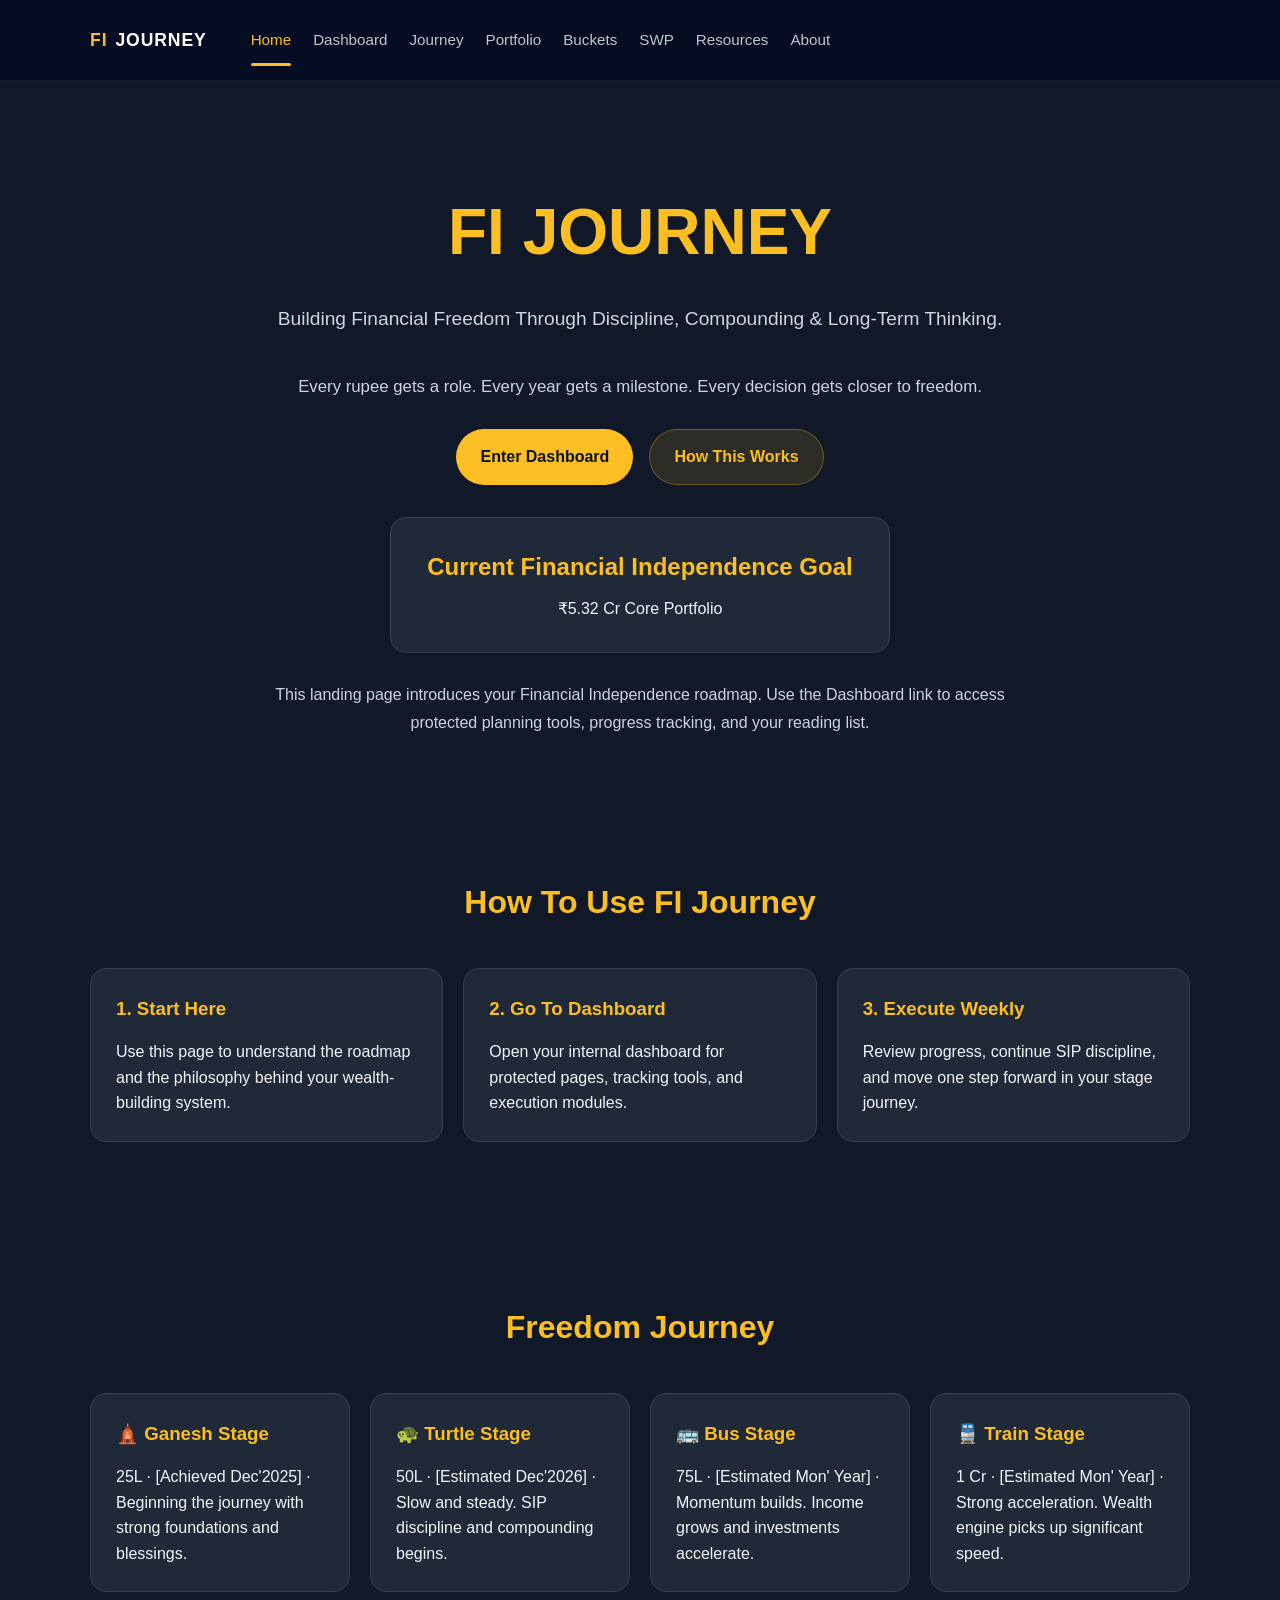
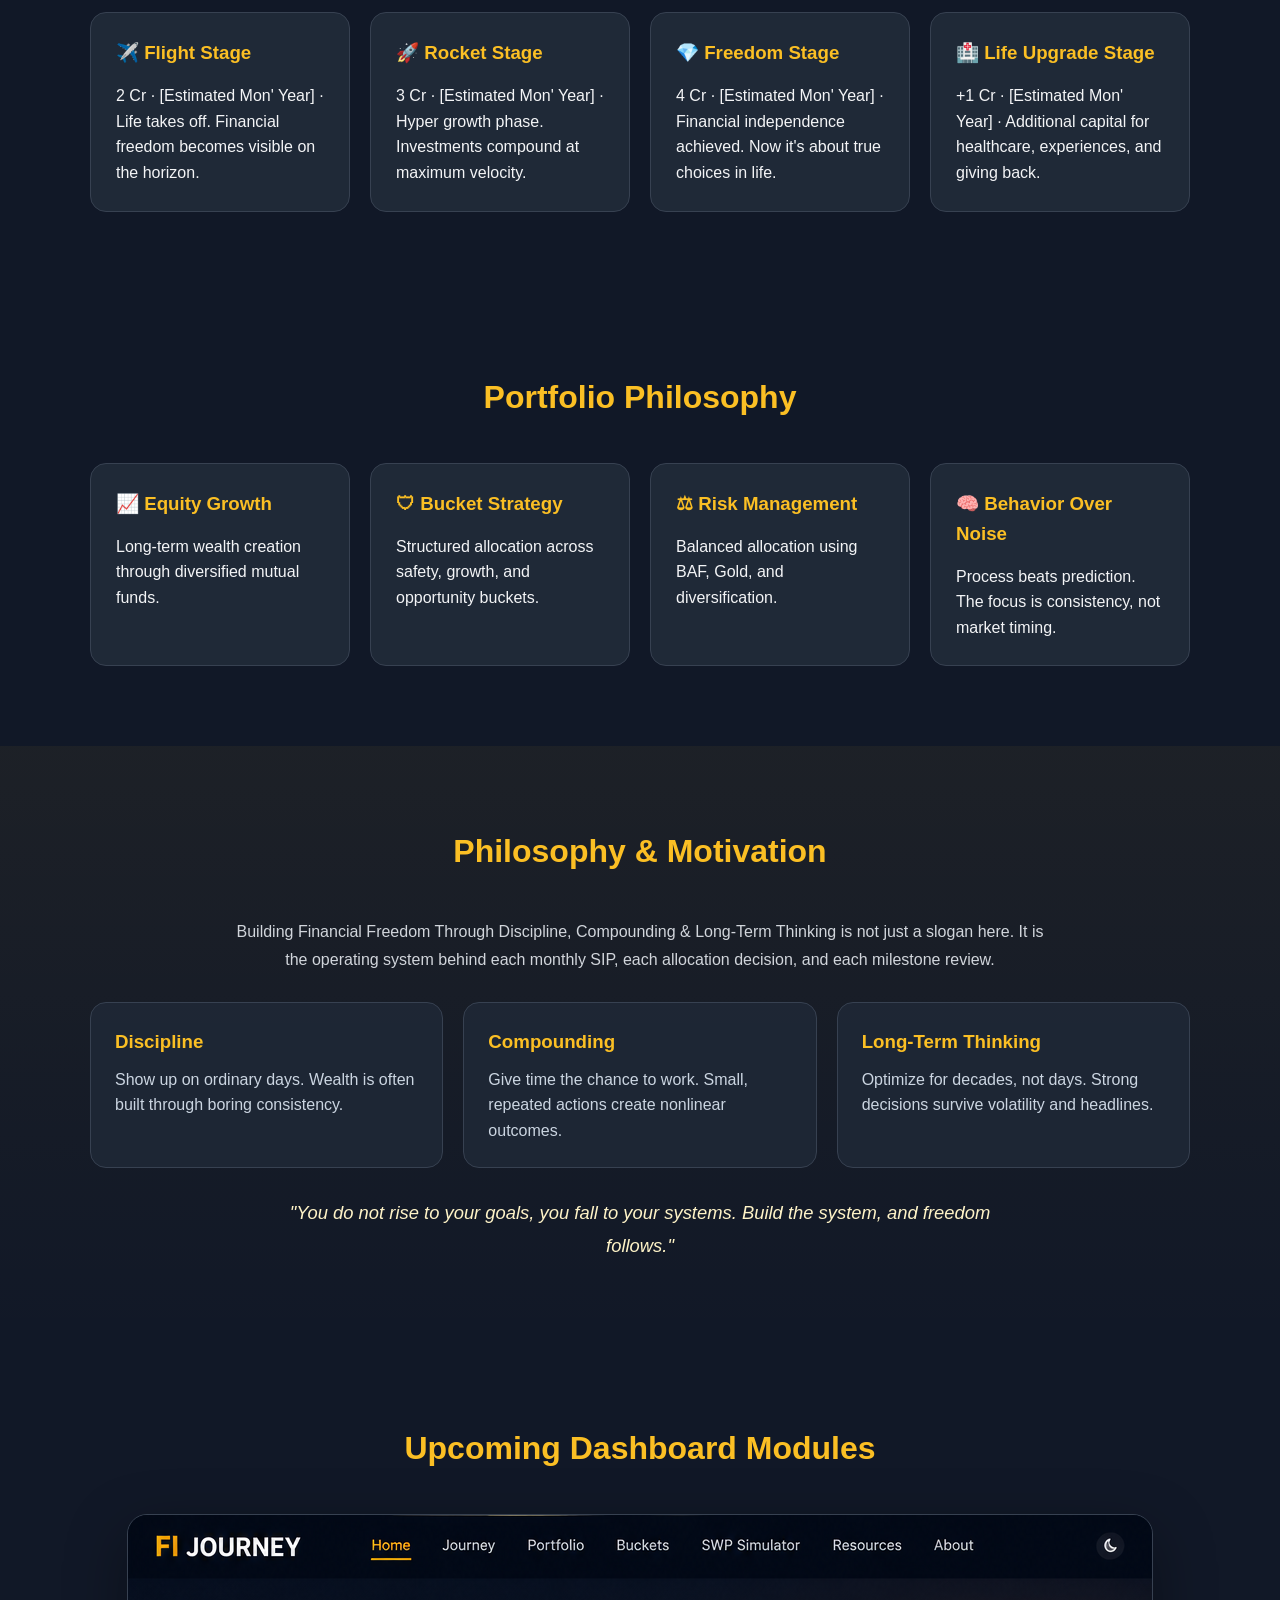
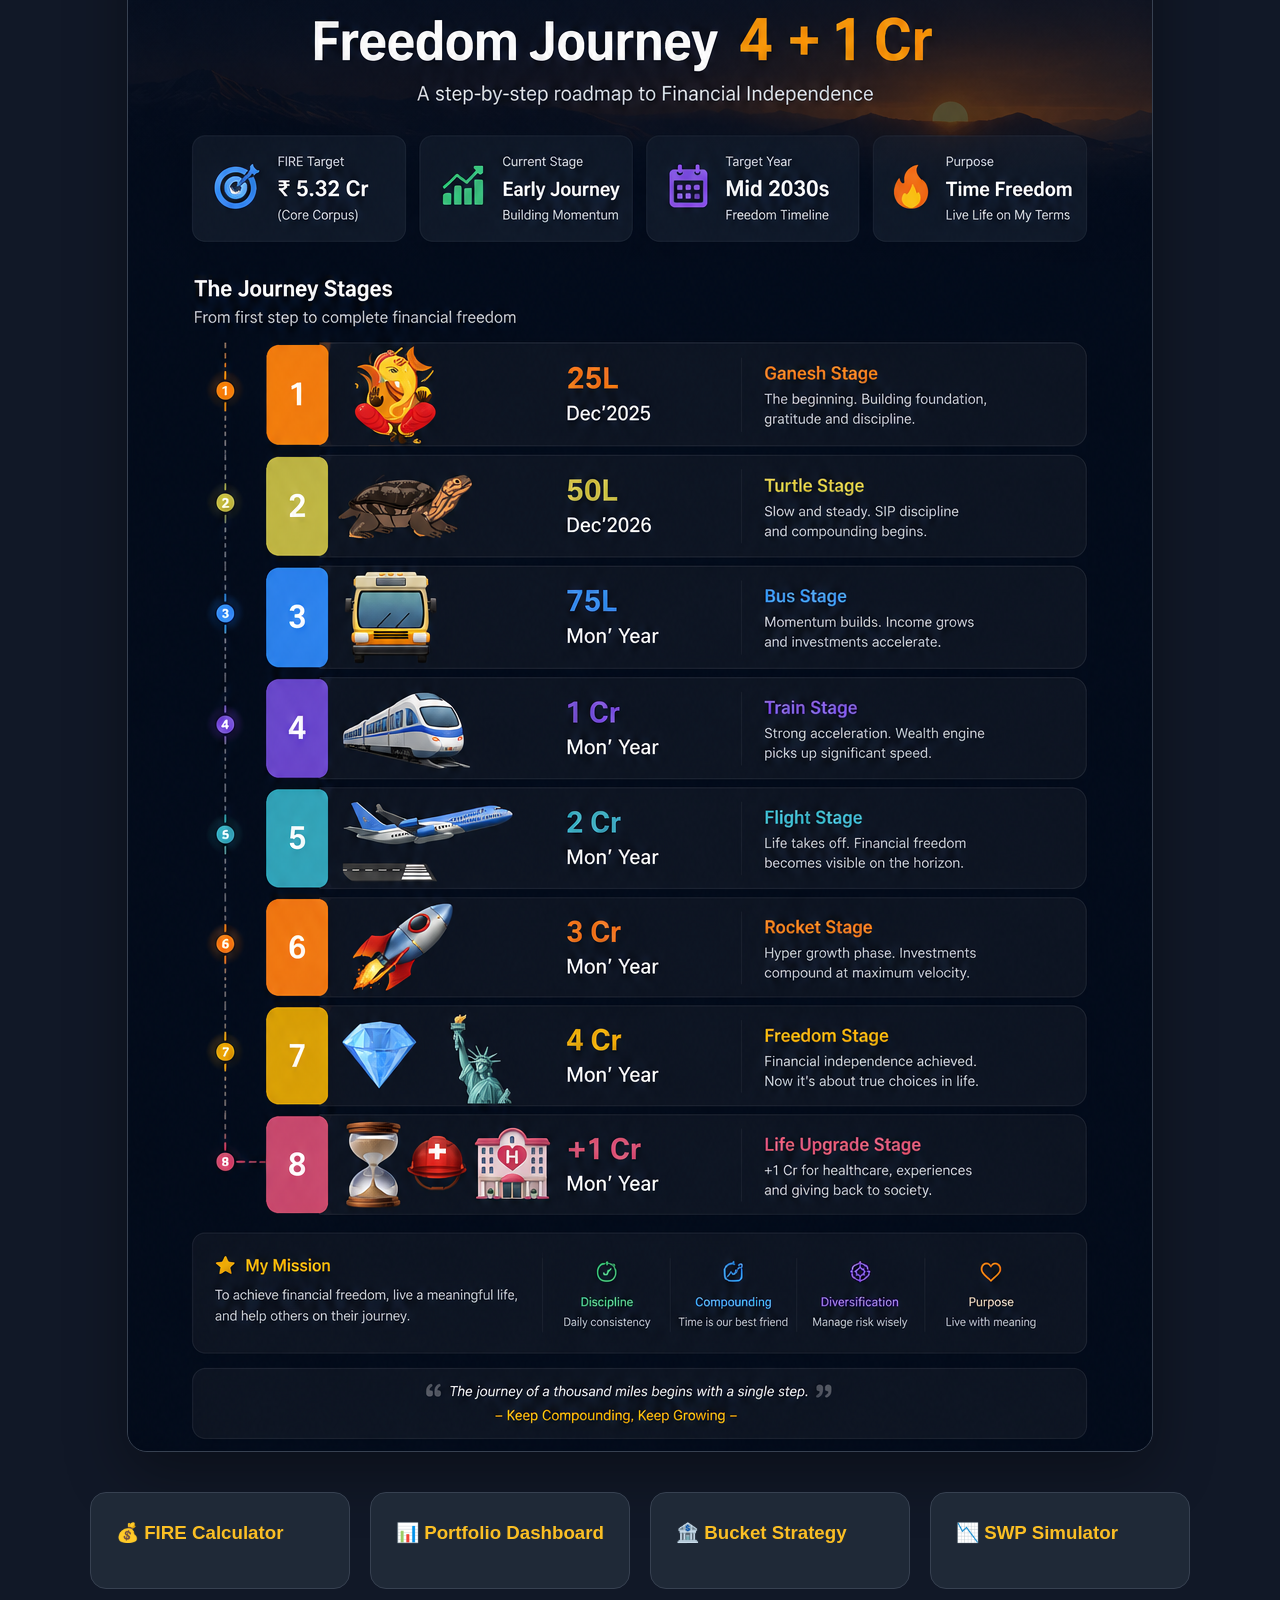
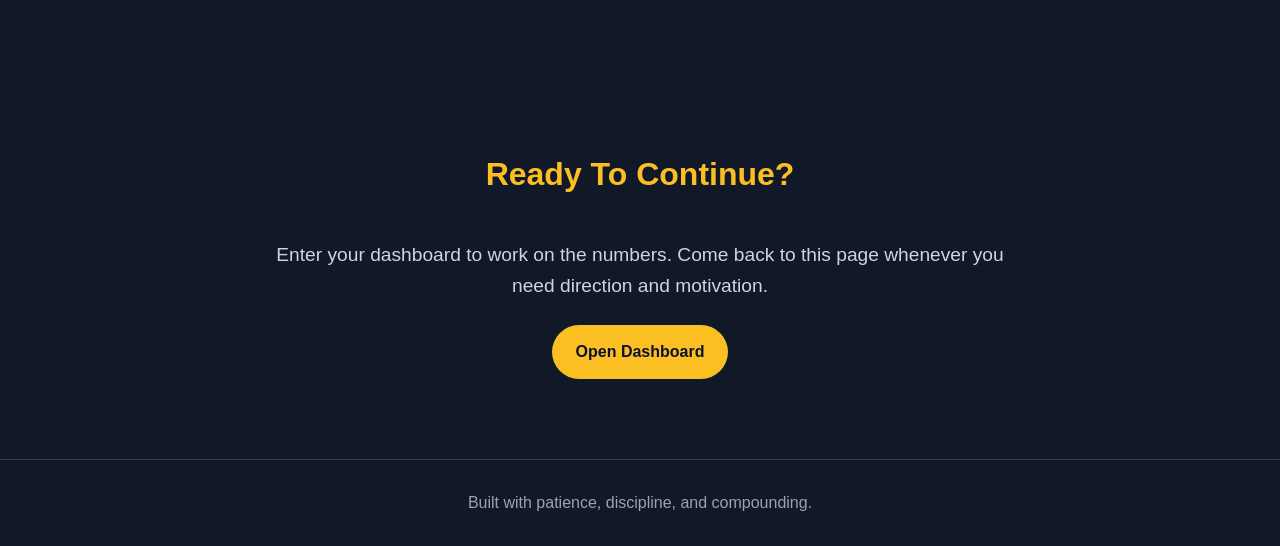
<file: index.html>
<!-- index.html -->
<!DOCTYPE html>
<html lang="en">
<head>
  <meta charset="UTF-8" />
  <meta name="viewport" content="width=device-width, initial-scale=1.0"/>
  <title>Freedom Journey</title>
  <link rel="icon" type="image/png" href="Images/Logo.png" />

  <link rel="stylesheet" href="css/style.css" />
</head>

<body>

  <header class="navbar">
    <div class="container nav-inner">
      <a href="index.html" class="site-brand">
        <span class="brand-mark">FI</span>
        JOURNEY
      </a>
      <nav class="nav-links">
        <a href="index.html" class="active">Home</a>
        <a href="fi-home.html">Dashboard</a>
        <a href="journey.html">Journey</a>
        <a href="portfolio.html">Portfolio</a>
        <a href="bucket-strategy.html">Buckets</a>
        <a href="swp.html">SWP</a>
        <a href="resources.html">Resources</a>
        <a href="about.html">About</a>
      </nav>
      <!-- <button class="nav-action" aria-label="Toggle theme">🌙</button> -->
    </div>
  </header>

  <!-- HERO SECTION -->
  <header class="hero">
    <div class="container">

      <h1 class="main-title">
        <span class="brand-mark">FI</span>
        JOURNEY
      </h1>

      <p class="subtitle">
        Building Financial Freedom Through Discipline, Compounding & Long-Term Thinking.
      </p>

      <p class="landing-tagline">
        Every rupee gets a role. Every year gets a milestone. Every decision gets closer to freedom.
      </p>

      <div class="hero-actions">
        <a href="fi-home.html" class="button button-primary">Enter Dashboard</a>
        <a href="#how-it-works" class="button button-secondary">How This Works</a>
      </div>

      <div class="goal-card">
        <h2>Current Financial Independence Goal</h2>
        <p>₹5.32 Cr Core Portfolio</p>
      </div>

      <p style="max-width: 760px; margin: 28px auto 0; color: #cbd5e1; line-height: 1.75;">
        This landing page introduces your Financial Independence roadmap. Use the Dashboard link to access protected planning tools, progress tracking, and your reading list.
      </p>

    </div>
  </header>

  <section class="portfolio-section" id="how-it-works">
    <div class="container">
      <h2 class="section-title">How To Use FI Journey</h2>
      <div class="portfolio-grid">
        <div class="portfolio-card">
          <h3>1. Start Here</h3>
          <p>Use this page to understand the roadmap and the philosophy behind your wealth-building system.</p>
        </div>
        <div class="portfolio-card">
          <h3>2. Go To Dashboard</h3>
          <p>Open your internal dashboard for protected pages, tracking tools, and execution modules.</p>
        </div>
        <div class="portfolio-card">
          <h3>3. Execute Weekly</h3>
          <p>Review progress, continue SIP discipline, and move one step forward in your stage journey.</p>
        </div>
      </div>
    </div>
  </section>

  <!-- FREEDOM JOURNEY -->
  <section class="journey-section" id="journey">
    <div class="container">

      <h2 class="section-title">Freedom Journey</h2>

      <div class="timeline">

        <div class="timeline-card">
          <h3>🛕 Ganesh Stage</h3>
          <p>25L · [Achieved Dec'2025] · Beginning the journey with strong foundations and blessings.</p>
        </div>

        <div class="timeline-card">
          <h3>🐢 Turtle Stage</h3>
          <p>50L · [Estimated Dec'2026] · Slow and steady. SIP discipline and compounding begins.</p>
        </div>

        <div class="timeline-card">
          <h3>🚌 Bus Stage</h3>
          <p>75L · [Estimated Mon' Year] · Momentum builds. Income grows and investments accelerate.</p>
        </div>

        <div class="timeline-card">
          <h3>🚆 Train Stage</h3>
          <p>1 Cr · [Estimated Mon' Year] · Strong acceleration. Wealth engine picks up significant speed.</p>
        </div>

        <div class="timeline-card">
          <h3>✈️ Flight Stage</h3>
          <p>2 Cr · [Estimated Mon' Year] · Life takes off. Financial freedom becomes visible on the horizon.</p>
        </div>

        <div class="timeline-card">
          <h3>🚀 Rocket Stage</h3>
          <p>3 Cr · [Estimated Mon' Year] · Hyper growth phase. Investments compound at maximum velocity.</p>
        </div>

        <div class="timeline-card">
          <h3>💎 Freedom Stage</h3>
          <p>4 Cr · [Estimated Mon' Year] · Financial independence achieved. Now it's about true choices in life.</p>
        </div>

        <div class="timeline-card">
          <h3>🏥 Life Upgrade Stage</h3>
          <p>+1 Cr · [Estimated Mon' Year] · Additional capital for healthcare, experiences, and giving back.</p>
        </div>

      </div>

    </div>
  </section>

  <!-- PORTFOLIO SECTION -->
  <section class="portfolio-section">
    <div class="container">

      <h2 class="section-title">Portfolio Philosophy</h2>

      <div class="portfolio-grid">

        <div class="portfolio-card">
          <h3>📈 Equity Growth</h3>
          <p>Long-term wealth creation through diversified mutual funds.</p>
        </div>

        <div class="portfolio-card">
          <h3>🛡 Bucket Strategy</h3>
          <p>Structured allocation across safety, growth, and opportunity buckets.</p>
        </div>

        <div class="portfolio-card">
          <h3>⚖ Risk Management</h3>
          <p>Balanced allocation using BAF, Gold, and diversification.</p>
        </div>

        <div class="portfolio-card">
          <h3>🧠 Behavior Over Noise</h3>
          <p>Process beats prediction. The focus is consistency, not market timing.</p>
        </div>

      </div>

    </div>
  </section>

  <section class="portfolio-section philosophy-block">
    <div class="container">
      <h2 class="section-title">Philosophy & Motivation</h2>
      <p class="philosophy-intro">
        Building Financial Freedom Through Discipline, Compounding & Long-Term Thinking is not just a slogan here. It is the operating system behind each monthly SIP, each allocation decision, and each milestone review.
      </p>
      <div class="philosophy-grid">
        <article class="philosophy-card">
          <h3>Discipline</h3>
          <p>Show up on ordinary days. Wealth is often built through boring consistency.</p>
        </article>
        <article class="philosophy-card">
          <h3>Compounding</h3>
          <p>Give time the chance to work. Small, repeated actions create nonlinear outcomes.</p>
        </article>
        <article class="philosophy-card">
          <h3>Long-Term Thinking</h3>
          <p>Optimize for decades, not days. Strong decisions survive volatility and headlines.</p>
        </article>
      </div>
      <blockquote class="motivation-quote">
        "You do not rise to your goals, you fall to your systems. Build the system, and freedom follows."
      </blockquote>
    </div>
  </section>

  <!-- FUTURE PAGES -->
  <section class="future-section">
    <div class="container">

      <h2 class="section-title">Upcoming Dashboard Modules</h2>

      <div class="future-preview">
        <img src="Images/HomePage_ToBuild.png" alt="Upcoming Dashboard Modules preview" />
      </div>

      <div class="future-grid">

        <div class="future-card">
          <h3>💰 FIRE Calculator</h3>
        </div>

        <div class="future-card">
          <h3>📊 Portfolio Dashboard</h3>
        </div>

        <div class="future-card">
          <h3>🏦 Bucket Strategy</h3>
        </div>

        <div class="future-card">
          <h3>📉 SWP Simulator</h3>
        </div>

      </div>

    </div>
  </section>

  <section class="portfolio-section">
    <div class="container" style="text-align: center;">
      <h2 class="section-title">Ready To Continue?</h2>
      <p class="subtitle" style="max-width: 760px; margin: 0 auto 24px;">Enter your dashboard to work on the numbers. Come back to this page whenever you need direction and motivation.</p>
      <a href="fi-home.html" class="button button-primary">Open Dashboard</a>
    </div>
  </section>

  <!-- FOOTER -->
  <footer>
    <p>
      Built with patience, discipline, and compounding.
    </p>
  </footer>

  <script src="js/app.js"></script>

</body>
</html>
</file>
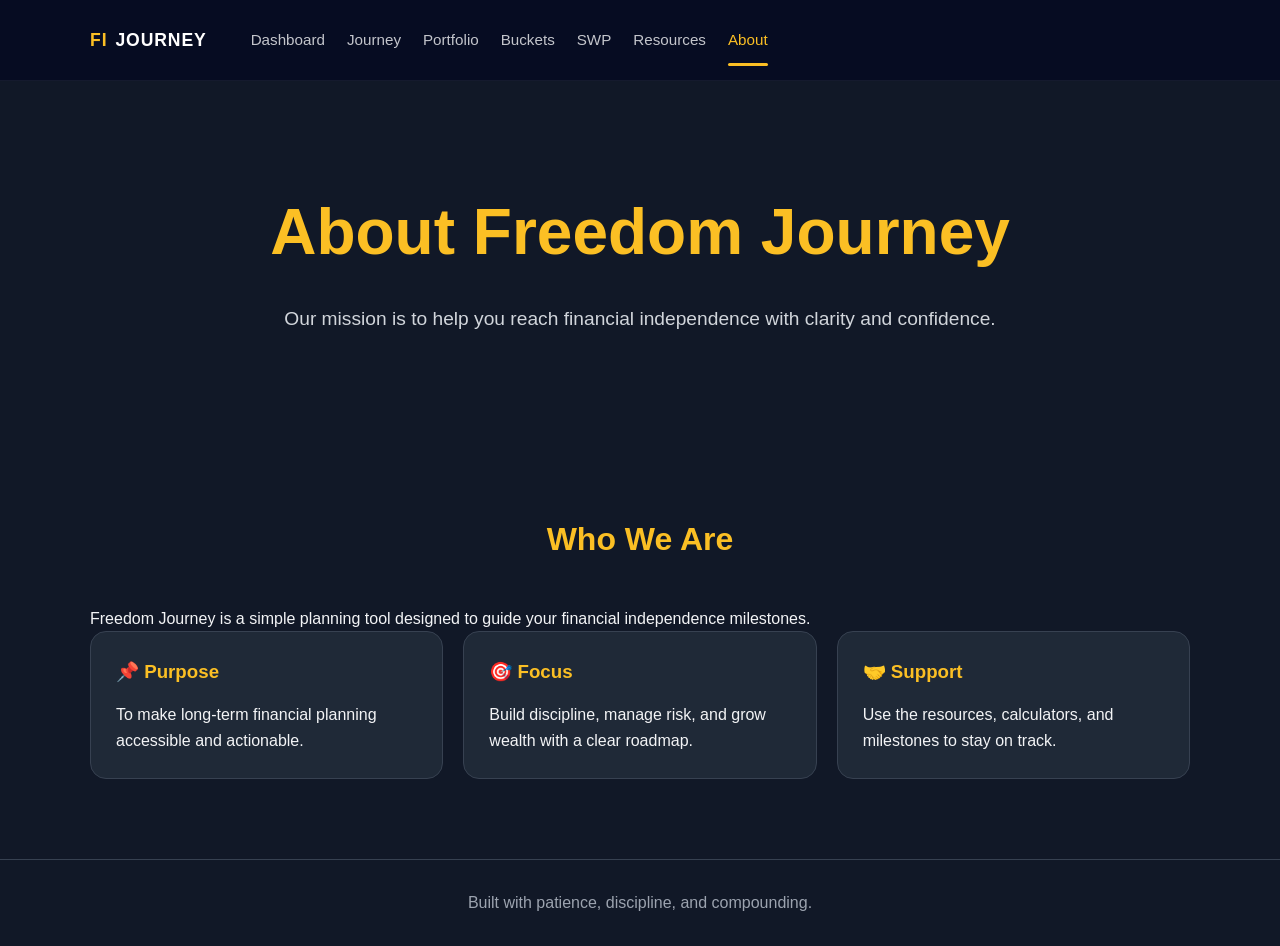
<file: about.html>
﻿<!DOCTYPE html>
<html lang="en">
<head>
  <meta charset="UTF-8" />
  <meta name="viewport" content="width=device-width, initial-scale=1.0"/>
  <title>About - Freedom Journey</title>
  <link rel="icon" type="image/png" href="Images/Logo.png" />
  <link rel="stylesheet" href="css/style.css" />
</head>
<body>

   <header class="navbar">
    <div class="container nav-inner">
      <a href="index.html" class="site-brand">
        <span class="brand-mark">FI</span>
        JOURNEY
      </a>
      <nav class="nav-links">
        <a href="fi-home.html">Dashboard</a>
        <a href="journey.html">Journey</a>
        <a href="portfolio.html">Portfolio</a>
        <a href="bucket-strategy.html">Buckets</a>
        <a href="swp.html">SWP</a>
        <a href="resources.html">Resources</a>
        <a href="about.html" class="active">About</a>
      </nav>
      <!-- <button class="nav-action" aria-label="Toggle theme">🌙</button> -->
    </div>
  </header>

  <header class="hero">
    <div class="container">
      <h1 class="main-title">About Freedom Journey</h1>
      <p class="subtitle">Our mission is to help you reach financial independence with clarity and confidence.</p>
    </div>
  </header>

  <section class="portfolio-section">
    <div class="container">
      <h2 class="section-title">Who We Are</h2>
      <p>Freedom Journey is a simple planning tool designed to guide your financial independence milestones.</p>
      <div class="portfolio-grid">
        <div class="portfolio-card">
          <h3>📌 Purpose</h3>
          <p>To make long-term financial planning accessible and actionable.</p>
        </div>
        <div class="portfolio-card">
          <h3>🎯 Focus</h3>
          <p>Build discipline, manage risk, and grow wealth with a clear roadmap.</p>
        </div>
        <div class="portfolio-card">
          <h3>🤝 Support</h3>
          <p>Use the resources, calculators, and milestones to stay on track.</p>
        </div>
      </div>
    </div>
  </section>

  <footer>
    <p>Built with patience, discipline, and compounding.</p>
  </footer>

  <script src="js/app.js"></script>
</body>
</html>
</file>
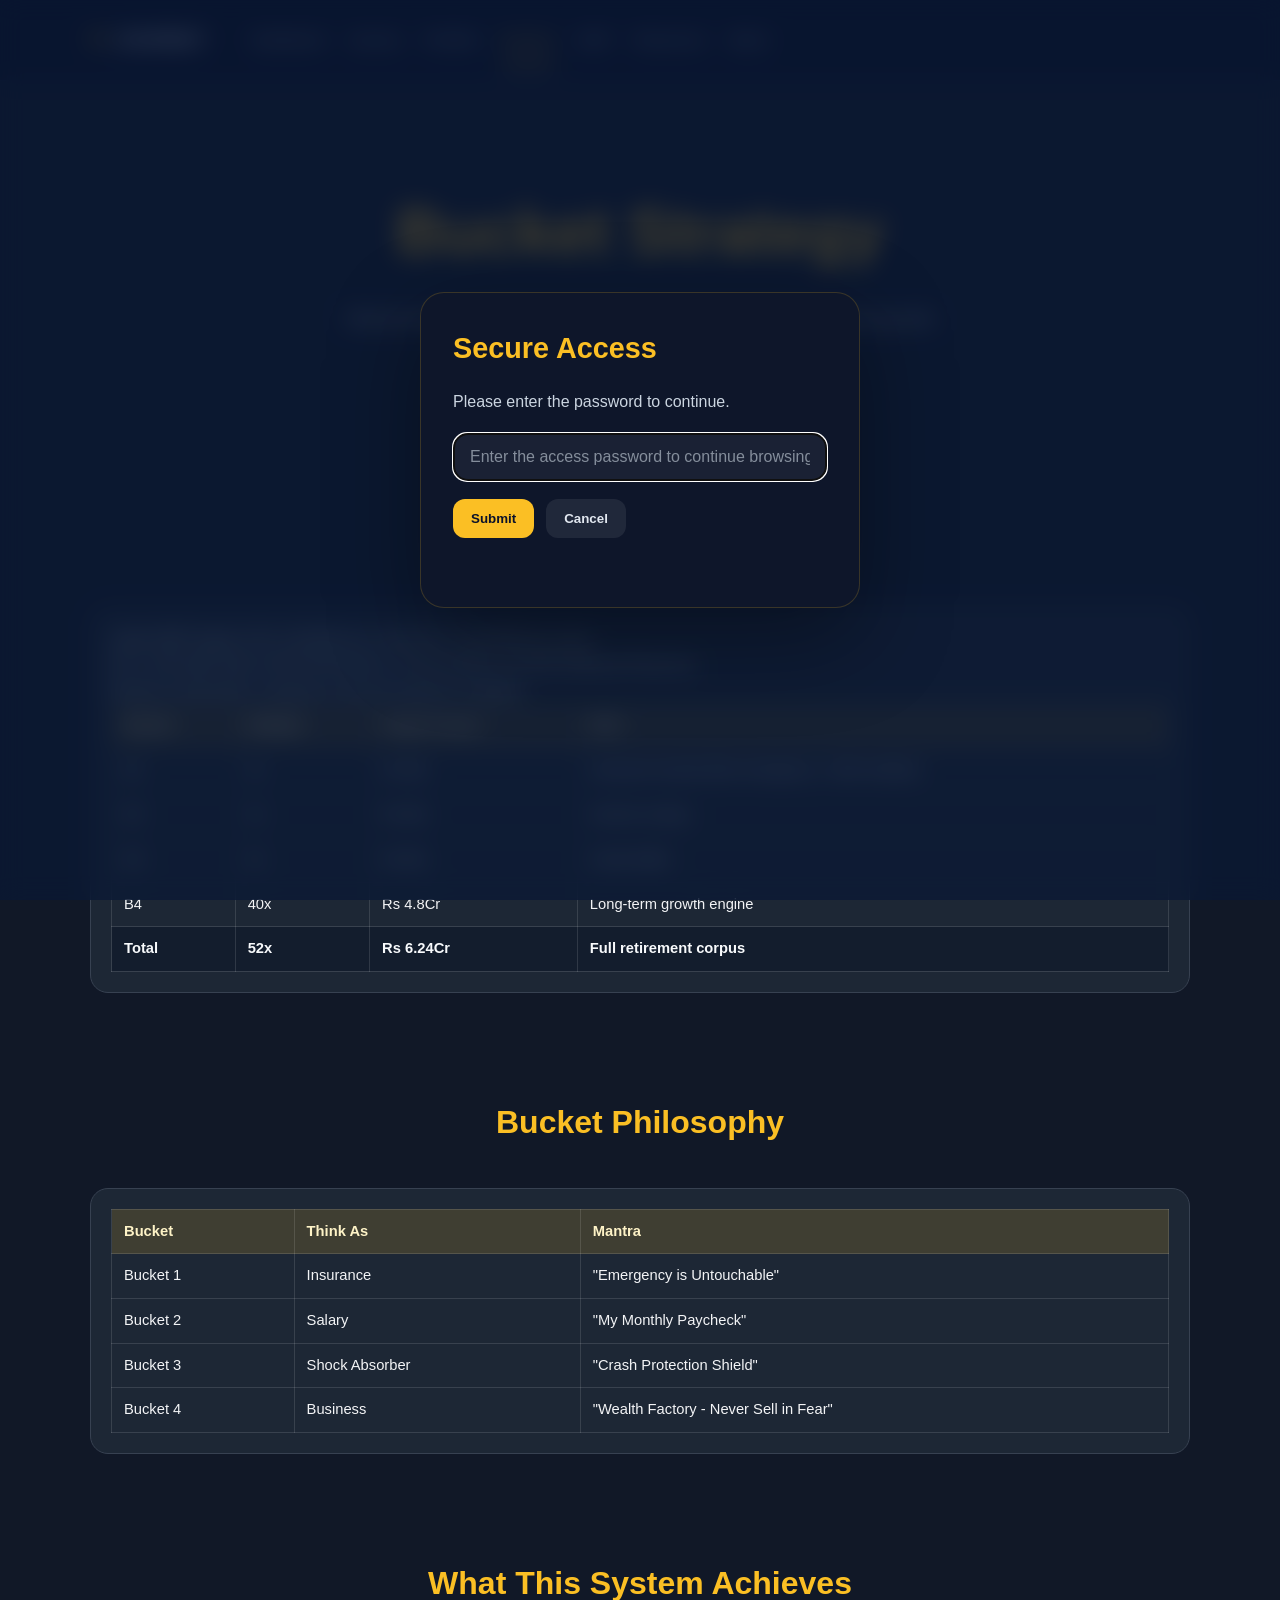
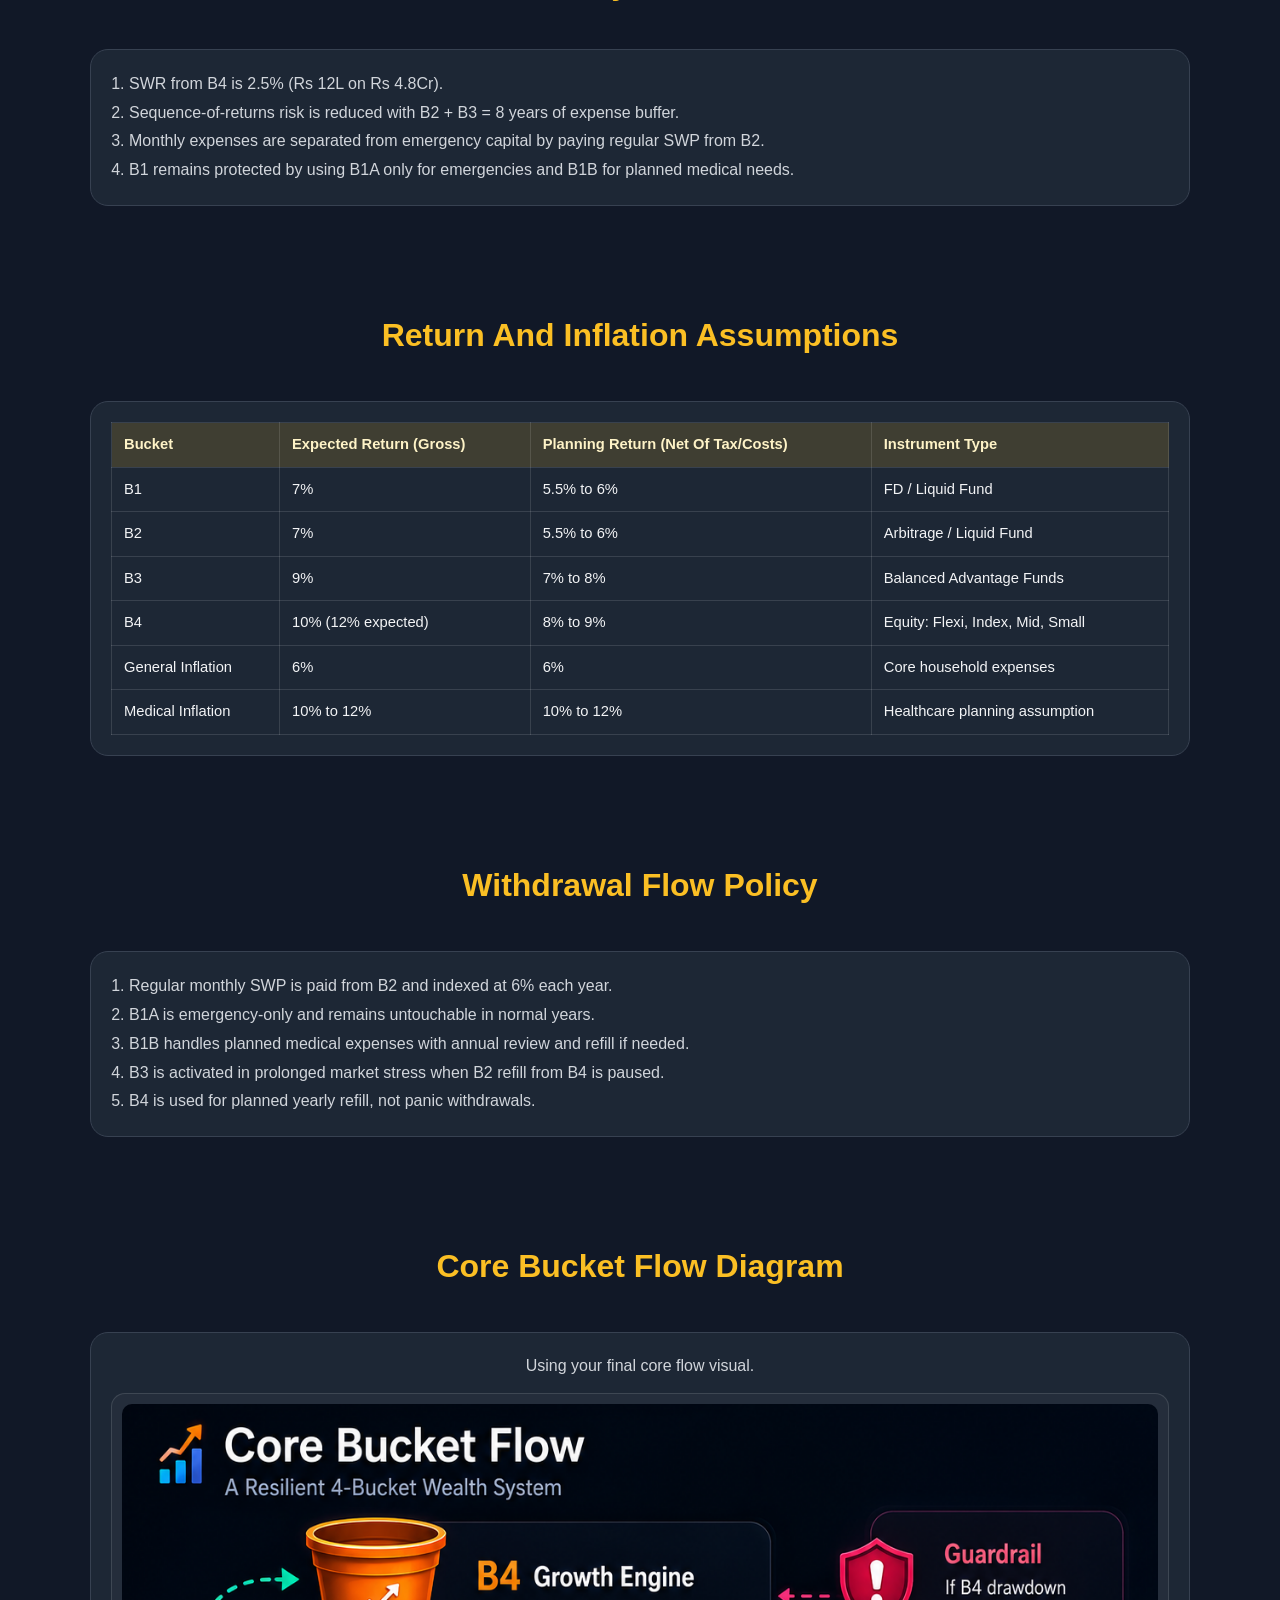
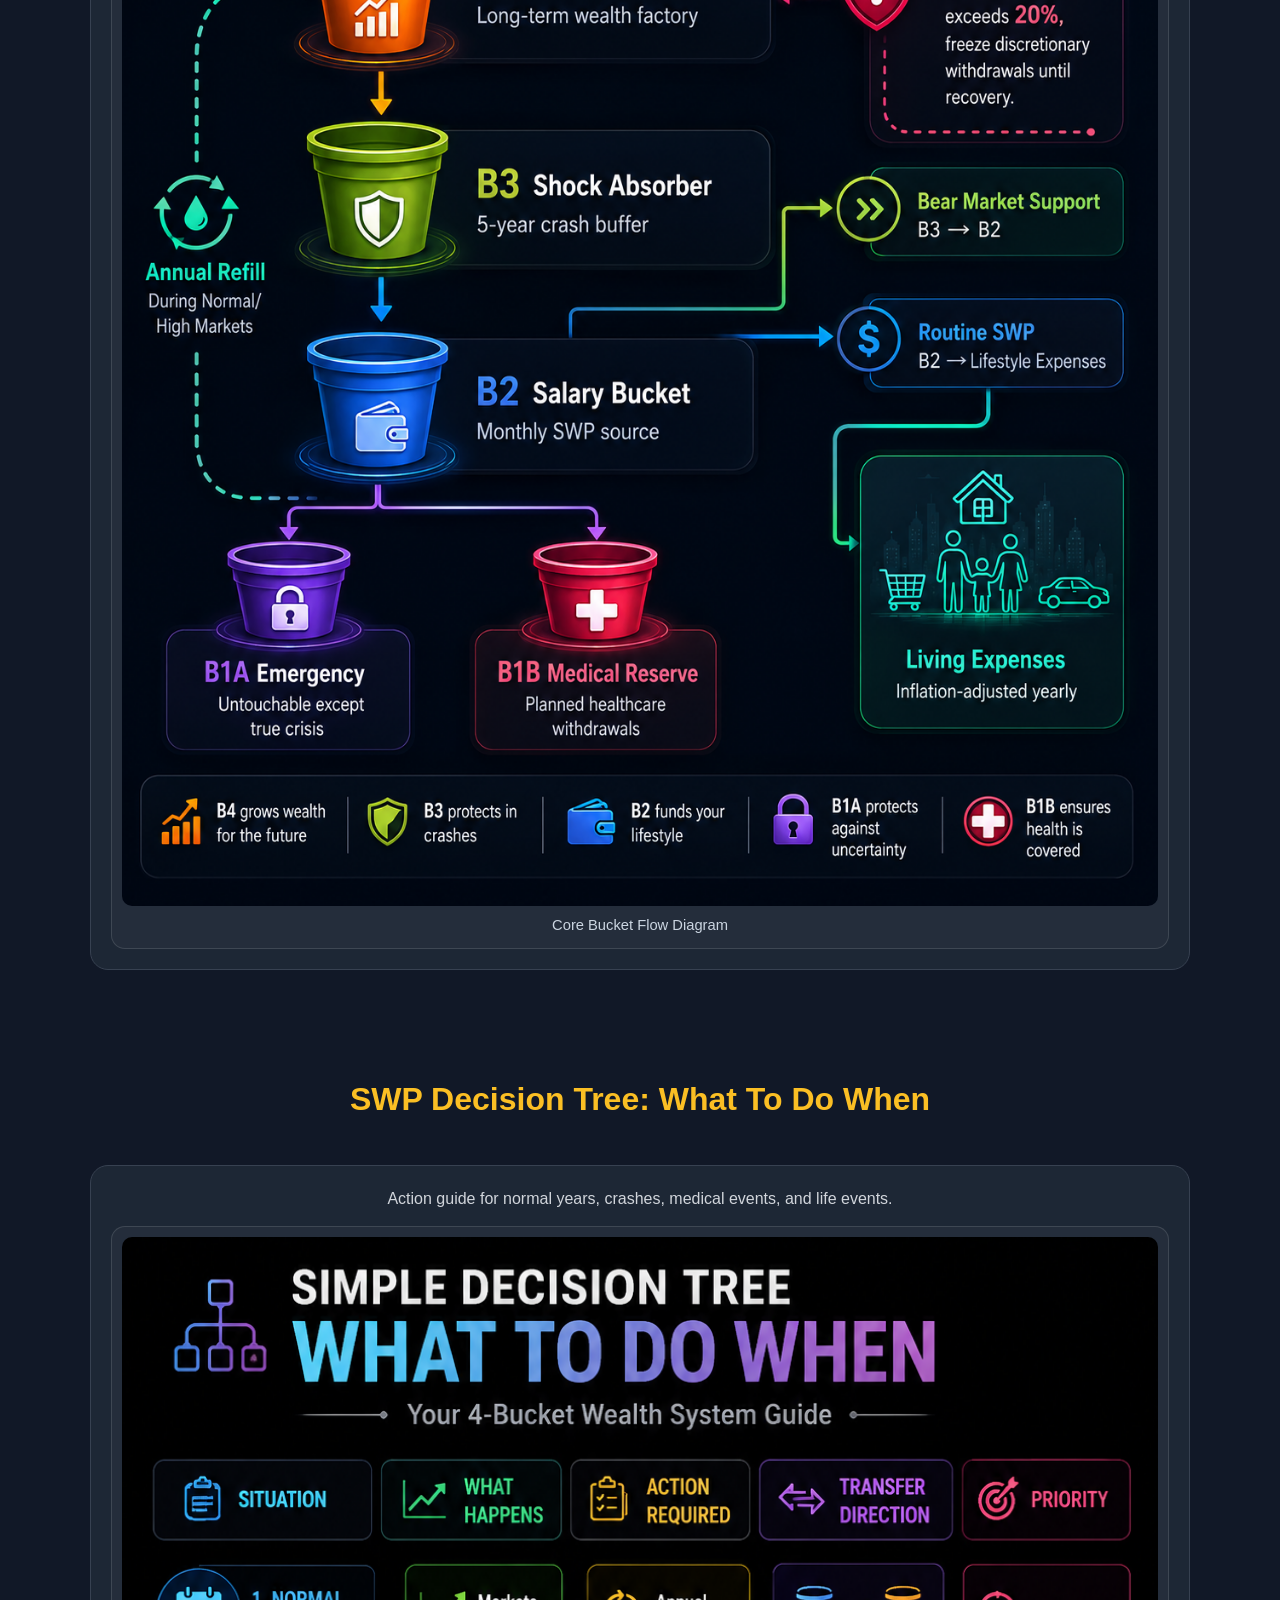
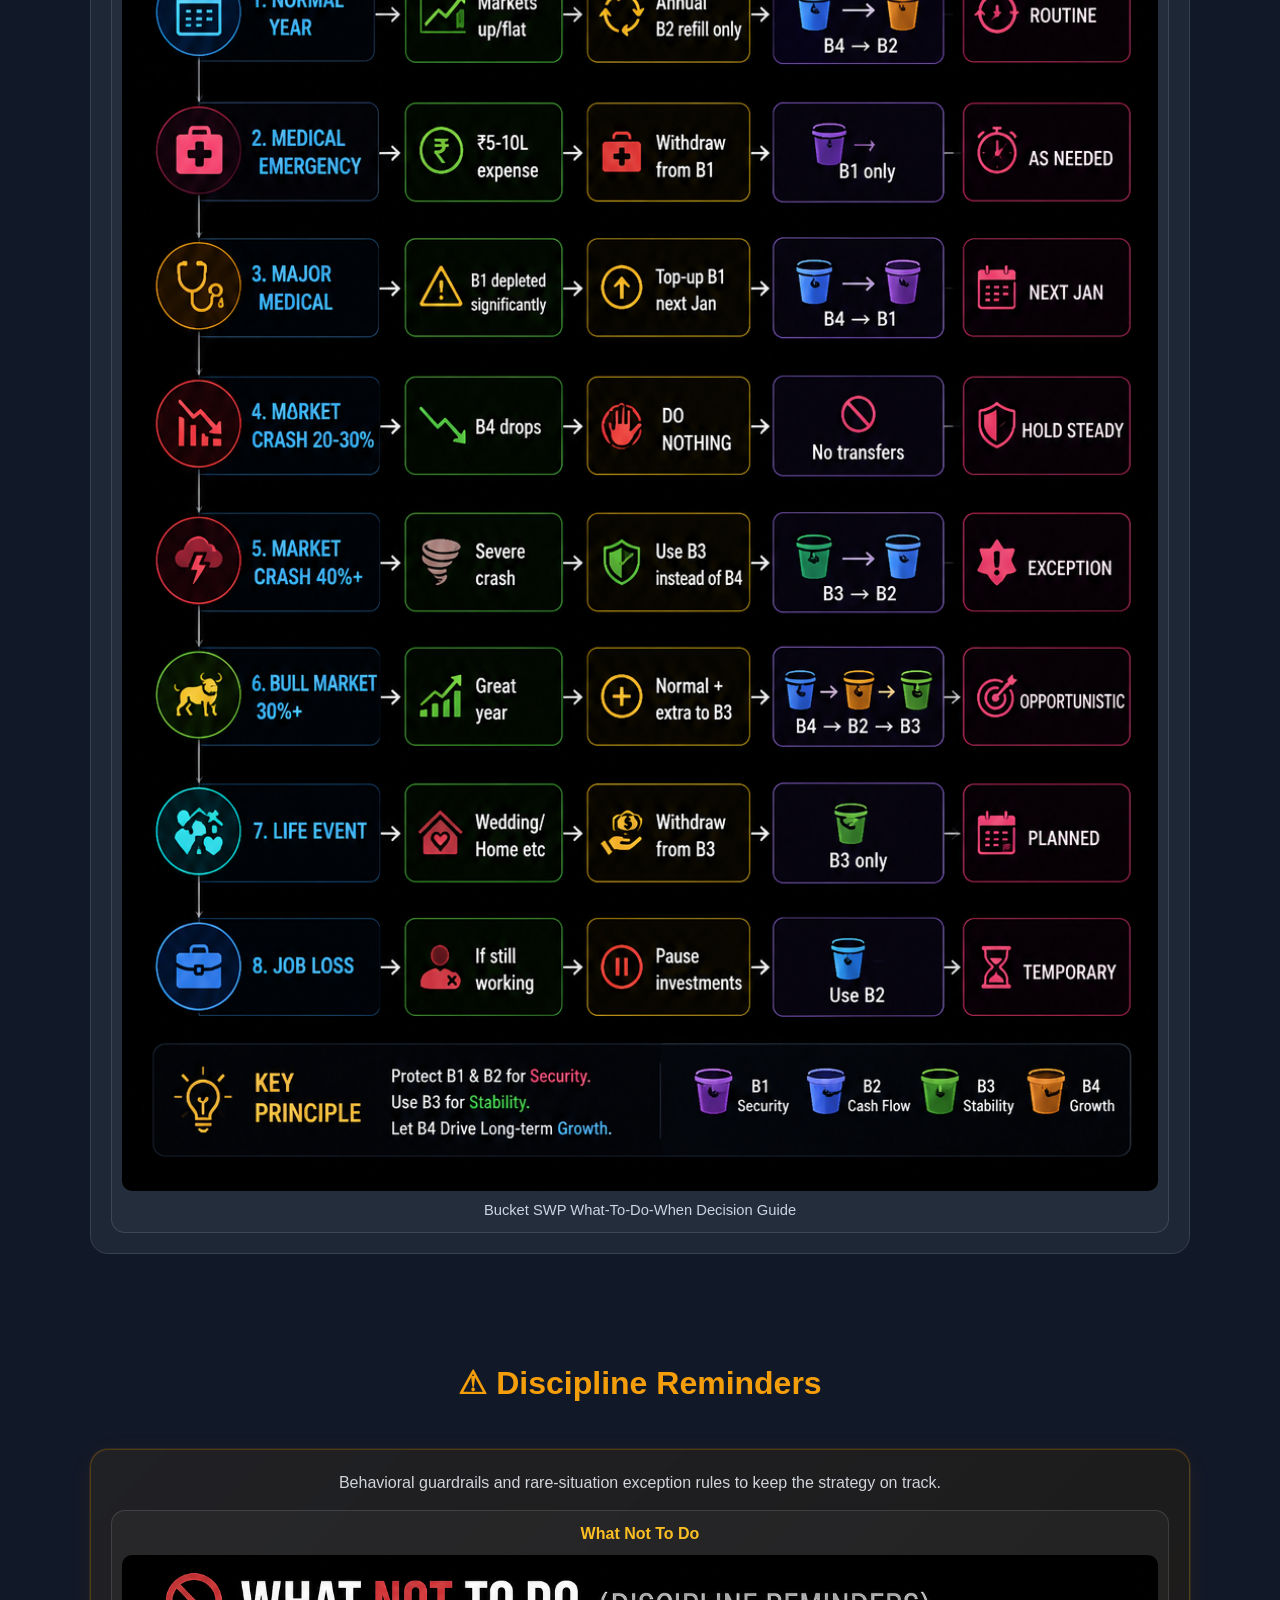
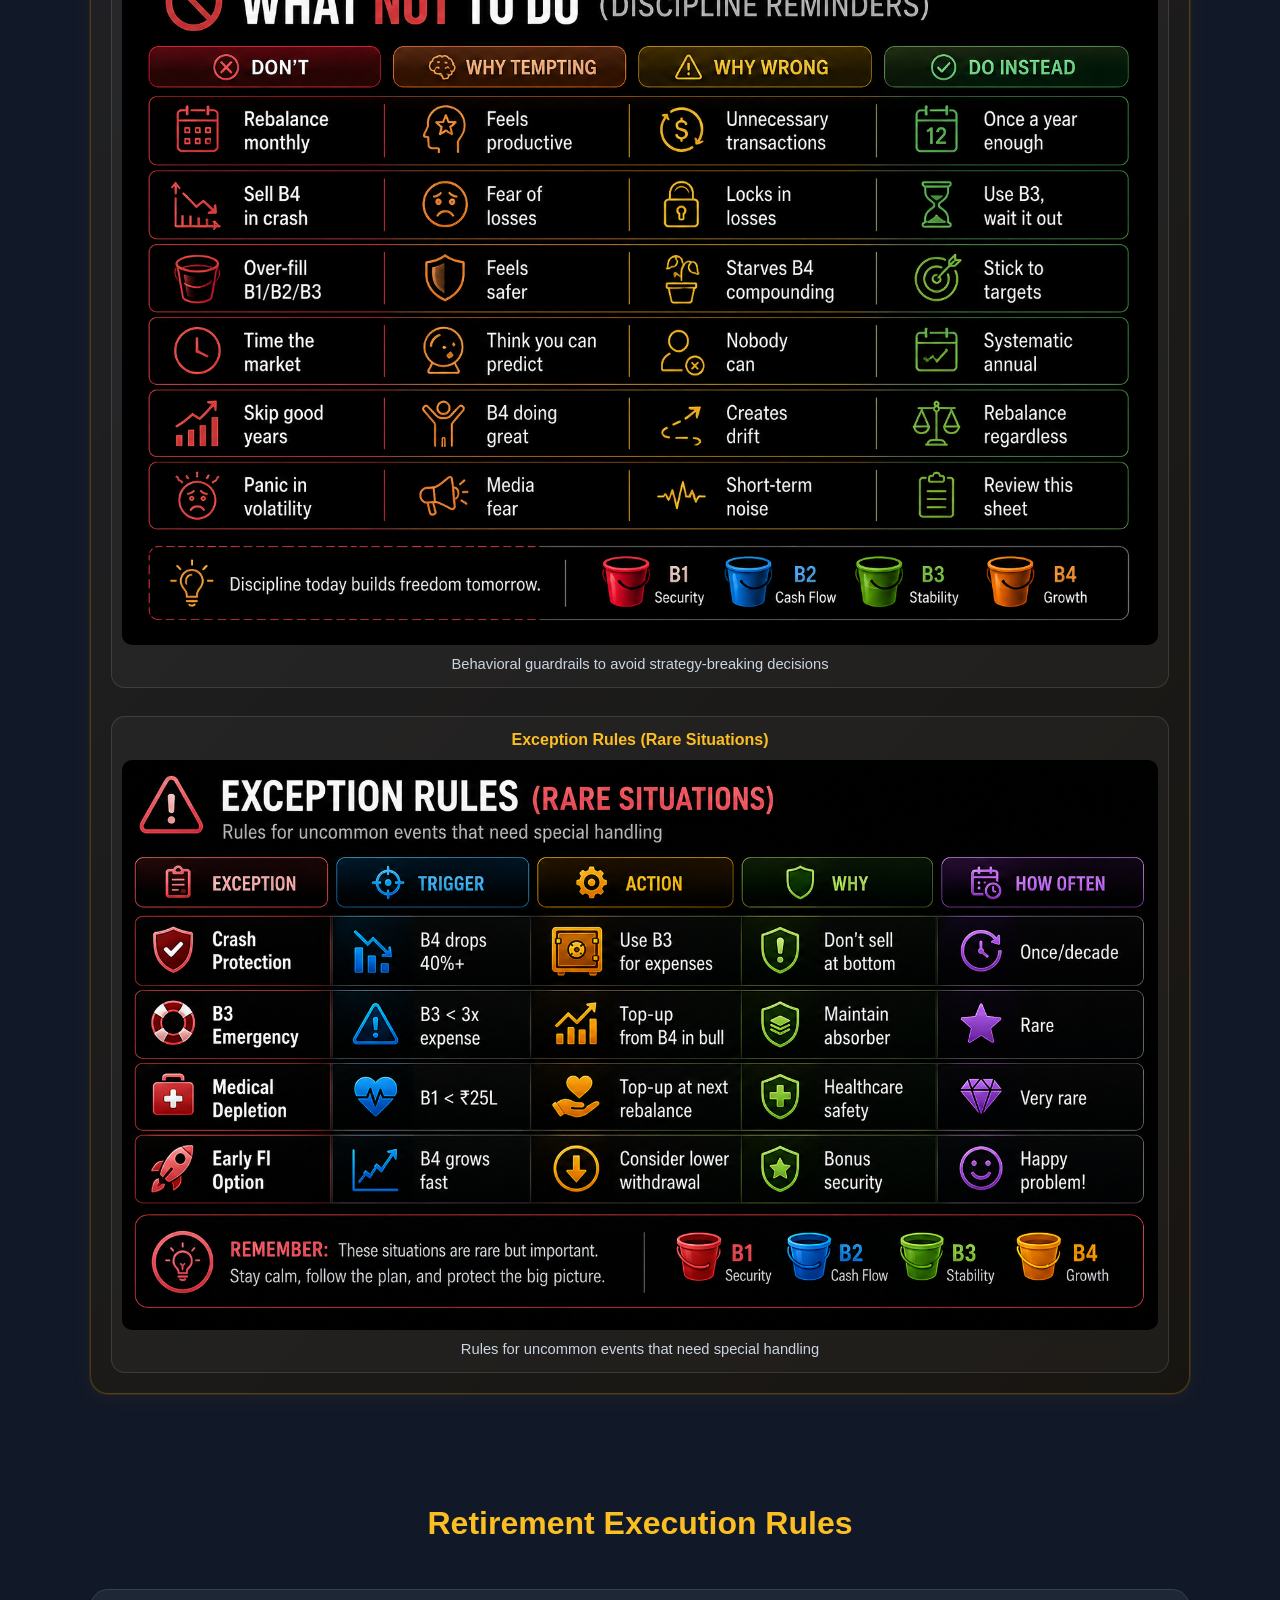
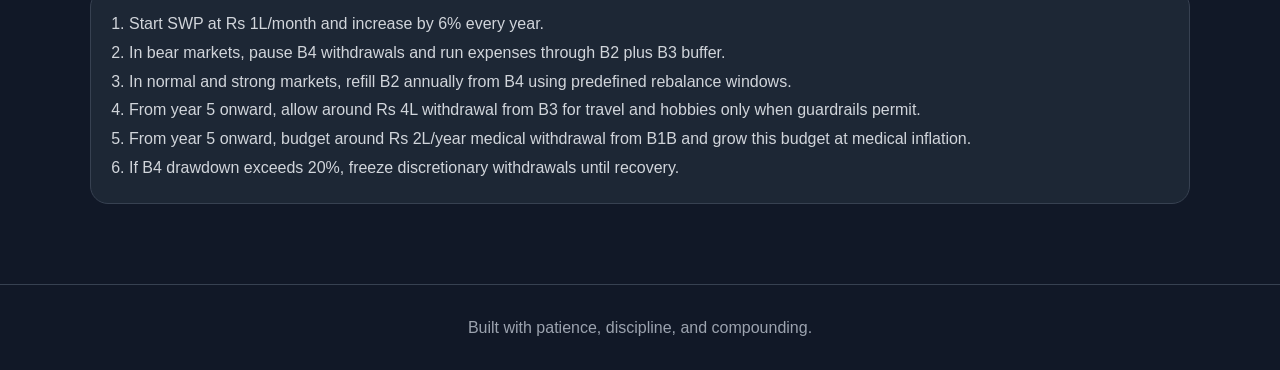
<file: bucket-strategy.html>
<!DOCTYPE html>
<html lang="en">
<head>
  <meta charset="UTF-8" />
  <meta name="viewport" content="width=device-width, initial-scale=1.0"/>
  <title>Bucket Strategy - Freedom Journey</title>
  <link rel="icon" type="image/png" href="Images/Logo.png" />
  <link rel="stylesheet" href="css/style.css" />
</head>
<body>

    <header class="navbar">
        <div class="container nav-inner">
        <a href="index.html" class="site-brand">
            <span class="brand-mark">FI</span>
            JOURNEY
        </a>
        <nav class="nav-links">
          <a href="fi-home.html">Dashboard</a>
            <a href="journey.html">Journey</a>
            <a href="portfolio.html">Portfolio</a>
            <a href="bucket-strategy.html" class="active">Buckets</a>
            <a href="swp.html">SWP</a>
            <a href="resources.html">Resources</a>
            <a href="about.html">About</a>
        </nav>
        <!-- <button class="nav-action" aria-label="Toggle theme">🌙</button> -->
        </div>
  </header>

  <header class="hero">
    <div class="container">
      <h1 class="main-title">Bucket Strategy</h1>
      <p class="subtitle">Retirement corpus framework with bucket-level protection and growth</p>
    </div>
  </header>

  <section class="portfolio-section">
    <div class="container">
      <h2 class="section-title">Corpus Plan At Retirement</h2>
      <div class="sheet-card">
        <p>Initial SWP target is Rs 1,00,000 per month (Rs 12,00,000 per year).</p>
        <p>B1 is internally split as B1A (Emergency Untouchable) and B1B (Medical Reserve).</p>
        <p>Bucket construction is based on annual-expense multiples:</p>
        <div class="table-wrap">
          <table class="sheet-table" aria-label="Bucket target corpus">
            <thead>
              <tr>
                <th>Bucket</th>
                <th>Multiple</th>
                <th>Target Corpus</th>
                <th>Role</th>
              </tr>
            </thead>
            <tbody>
              <tr>
                <td>B1</td>
                <td>4x</td>
                <td>Rs 48L</td>
                <td>Insurance bucket (B1A emergency + B1B medical)</td>
              </tr>
              <tr>
                <td>B2</td>
                <td>3x</td>
                <td>Rs 36L</td>
                <td>Income runway</td>
              </tr>
              <tr>
                <td>B3</td>
                <td>5x</td>
                <td>Rs 60L</td>
                <td>Crash buffer</td>
              </tr>
              <tr>
                <td>B4</td>
                <td>40x</td>
                <td>Rs 4.8Cr</td>
                <td>Long-term growth engine</td>
              </tr>
            </tbody>
            <tfoot>
              <tr>
                <td>Total</td>
                <td>52x</td>
                <td>Rs 6.24Cr</td>
                <td>Full retirement corpus</td>
              </tr>
            </tfoot>
          </table>
        </div>
      </div>
    </div>
  </section>

  <section class="portfolio-section compact-top">
    <div class="container">
      <h2 class="section-title">Bucket Philosophy</h2>
      <div class="sheet-card table-wrap">
        <table class="sheet-table" aria-label="Bucket philosophy">
          <thead>
            <tr>
              <th>Bucket</th>
              <th>Think As</th>
              <th>Mantra</th>
            </tr>
          </thead>
          <tbody>
            <tr><td>Bucket 1</td><td>Insurance</td><td>"Emergency is Untouchable"</td></tr>
            <tr><td>Bucket 2</td><td>Salary</td><td>"My Monthly Paycheck"</td></tr>
            <tr><td>Bucket 3</td><td>Shock Absorber</td><td>"Crash Protection Shield"</td></tr>
            <tr><td>Bucket 4</td><td>Business</td><td>"Wealth Factory - Never Sell in Fear"</td></tr>
          </tbody>
        </table>
      </div>
    </div>
  </section>

  <section class="portfolio-section compact-top">
    <div class="container">
      <h2 class="section-title">What This System Achieves</h2>
      <div class="sheet-card notes-card">
        <ol>
          <li>SWR from B4 is 2.5% (Rs 12L on Rs 4.8Cr).</li>
          <li>Sequence-of-returns risk is reduced with B2 + B3 = 8 years of expense buffer.</li>
          <li>Monthly expenses are separated from emergency capital by paying regular SWP from B2.</li>
          <li>B1 remains protected by using B1A only for emergencies and B1B for planned medical needs.</li>
        </ol>
      </div>
    </div>
  </section>

  <section class="portfolio-section compact-top">
    <div class="container">
      <h2 class="section-title">Return And Inflation Assumptions</h2>
      <div class="sheet-card table-wrap">
        <table class="sheet-table" aria-label="Expected returns">
          <thead>
            <tr>
              <th>Bucket</th>
              <th>Expected Return (Gross)</th>
              <th>Planning Return (Net Of Tax/Costs)</th>
              <th>Instrument Type</th>
            </tr>
          </thead>
          <tbody>
            <tr><td>B1</td><td>7%</td><td>5.5% to 6%</td><td>FD / Liquid Fund</td></tr>
            <tr><td>B2</td><td>7%</td><td>5.5% to 6%</td><td>Arbitrage / Liquid Fund</td></tr>
            <tr><td>B3</td><td>9%</td><td>7% to 8%</td><td>Balanced Advantage Funds</td></tr>
            <tr><td>B4</td><td>10% (12% expected)</td><td>8% to 9%</td><td>Equity: Flexi, Index, Mid, Small</td></tr>
            <tr><td>General Inflation</td><td>6%</td><td>6%</td><td>Core household expenses</td></tr>
            <tr><td>Medical Inflation</td><td>10% to 12%</td><td>10% to 12%</td><td>Healthcare planning assumption</td></tr>
          </tbody>
        </table>
      </div>
    </div>
  </section>

  <section class="portfolio-section compact-top">
    <div class="container">
      <h2 class="section-title">Withdrawal Flow Policy</h2>
      <div class="sheet-card notes-card">
        <ol>
          <li>Regular monthly SWP is paid from B2 and indexed at 6% each year.</li>
          <li>B1A is emergency-only and remains untouchable in normal years.</li>
          <li>B1B handles planned medical expenses with annual review and refill if needed.</li>
          <li>B3 is activated in prolonged market stress when B2 refill from B4 is paused.</li>
          <li>B4 is used for planned yearly refill, not panic withdrawals.</li>
        </ol>
      </div>
    </div>
  </section>

  <section class="portfolio-section compact-top">
    <div class="container">
      <h2 class="section-title">Core Bucket Flow Diagram</h2>
      <div class="sheet-card">
        <p class="embed-help">Using your final core flow visual.</p>
        <div class="flow-image-stack" aria-label="Core bucket strategy flow images">
          <figure class="flow-figure">
            <img src="Images/Bucket_Strategy/BlackBG_Core Bucket Flow Diagram1.png" alt="Core Bucket Flow Diagram" loading="lazy" />
            <figcaption>Core Bucket Flow Diagram</figcaption>
          </figure>
        </div>
      </div>
    </div>
  </section>

  <section class="portfolio-section compact-top">
    <div class="container">
      <h2 class="section-title">SWP Decision Tree: What To Do When</h2>
      <div class="sheet-card">
        <p class="embed-help">Action guide for normal years, crashes, medical events, and life events.</p>
        <div class="flow-image-stack" aria-label="SWP what to do when decision tree">
          <figure class="flow-figure">
            <img src="Images/SWP/BlackBG_Bucket_SWP_What_to_Do_When.png" alt="Simple decision tree for bucket SWP actions by market and life situations" loading="lazy" />
            <figcaption>Bucket SWP What-To-Do-When Decision Guide</figcaption>
          </figure>
        </div>
      </div>
    </div>
  </section>

  <section class="portfolio-section compact-top">
    <div class="container">
      <h2 class="section-title warning-title">⚠ Discipline Reminders</h2>
      <div class="sheet-card warning-card">
        <p class="embed-help">Behavioral guardrails and rare-situation exception rules to keep the strategy on track.</p>
        <div class="discipline-grid">
          <figure class="flow-figure">
            <p class="discipline-label">What Not To Do</p>
            <img src="Images/Bucket_Strategy/DISCIPLINE_REMINDERS_WHAT_NOT_TO_DO.png" alt="Discipline reminders: what not to do, why tempting, why wrong, and what to do instead" loading="lazy" />
            <figcaption>Behavioral guardrails to avoid strategy-breaking decisions</figcaption>
          </figure>
          <figure class="flow-figure">
            <p class="discipline-label">Exception Rules (Rare Situations)</p>
            <img src="Images/Bucket_Strategy/DISCIPLINE_REMINDERS_Exception_Rules_Rare_Situation.png" alt="Exception rules for rare situations: crash protection, B3 emergency, medical depletion, early FI" loading="lazy" />
            <figcaption>Rules for uncommon events that need special handling</figcaption>
          </figure>
        </div>
      </div>
    </div>
  </section>

  <section class="portfolio-section compact-top">
    <div class="container">
      <h2 class="section-title">Retirement Execution Rules</h2>
      <div class="sheet-card notes-card">
        <ol>
          <li>Start SWP at Rs 1L/month and increase by 6% every year.</li>
          <li>In bear markets, pause B4 withdrawals and run expenses through B2 plus B3 buffer.</li>
          <li>In normal and strong markets, refill B2 annually from B4 using predefined rebalance windows.</li>
          <li>From year 5 onward, allow around Rs 4L withdrawal from B3 for travel and hobbies only when guardrails permit.</li>
          <li>From year 5 onward, budget around Rs 2L/year medical withdrawal from B1B and grow this budget at medical inflation.</li>
          <li>If B4 drawdown exceeds 20%, freeze discretionary withdrawals until recovery.</li>
        </ol>
      </div>
    </div>
  </section>

  <footer>
    <p>Built with patience, discipline, and compounding.</p>
  </footer>

  <script src="js/app.js"></script>
</body>
</html>
</file>
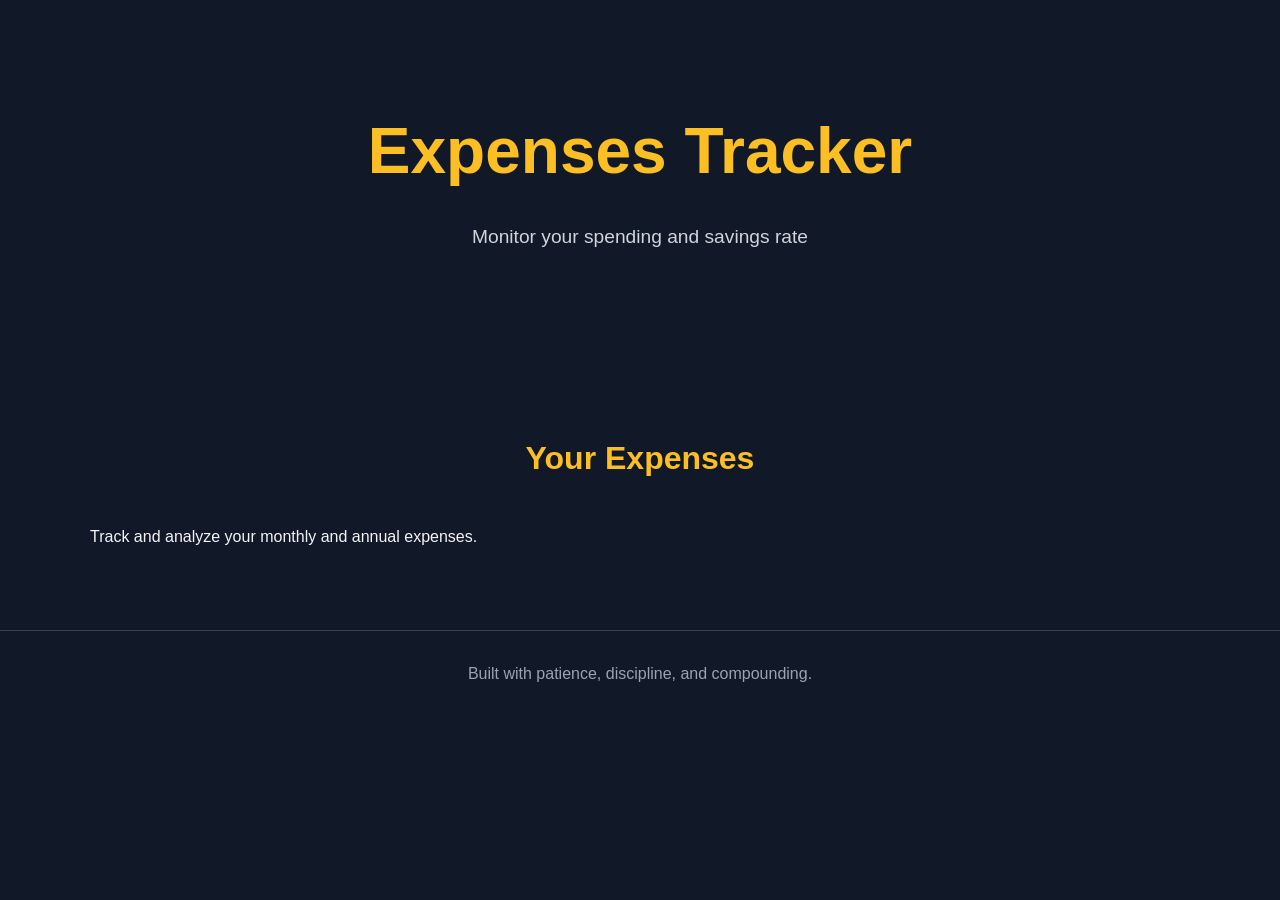
<file: expenses.html>
<!DOCTYPE html>
<html lang="en">
<head>
  <meta charset="UTF-8" />
  <meta name="viewport" content="width=device-width, initial-scale=1.0"/>
  <title>Expenses - Freedom Journey</title>
  <link rel="icon" type="image/png" href="Images/Logo.png" />
  <link rel="stylesheet" href="css/style.css" />
</head>
<body>

  <header class="hero">
    <div class="container">
      <h1 class="main-title">Expenses Tracker</h1>
      <p class="subtitle">Monitor your spending and savings rate</p>
    </div>
  </header>

  <section class="portfolio-section">
    <div class="container">
      <h2 class="section-title">Your Expenses</h2>
      <p>Track and analyze your monthly and annual expenses.</p>
    </div>
  </section>

  <footer>
    <p>Built with patience, discipline, and compounding.</p>
  </footer>

  <script src="js/app.js"></script>
</body>
</html>
</file>
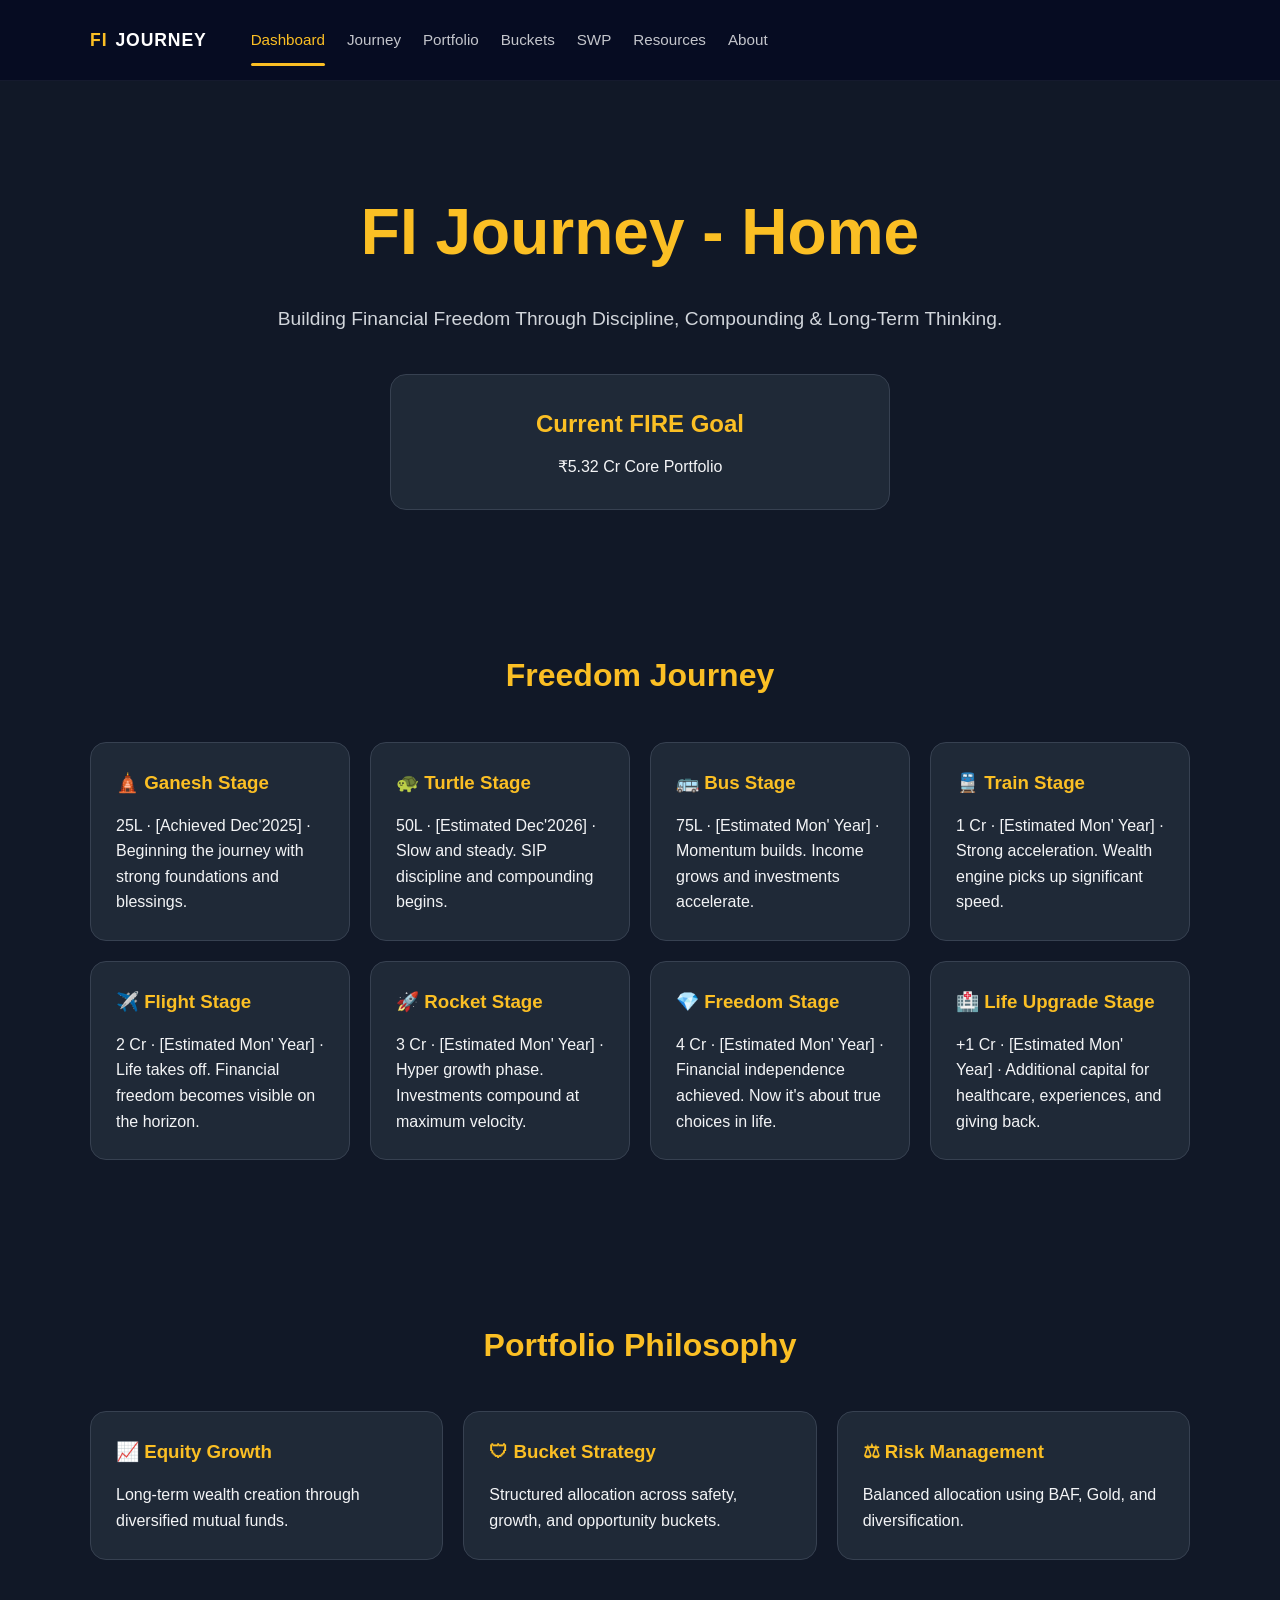
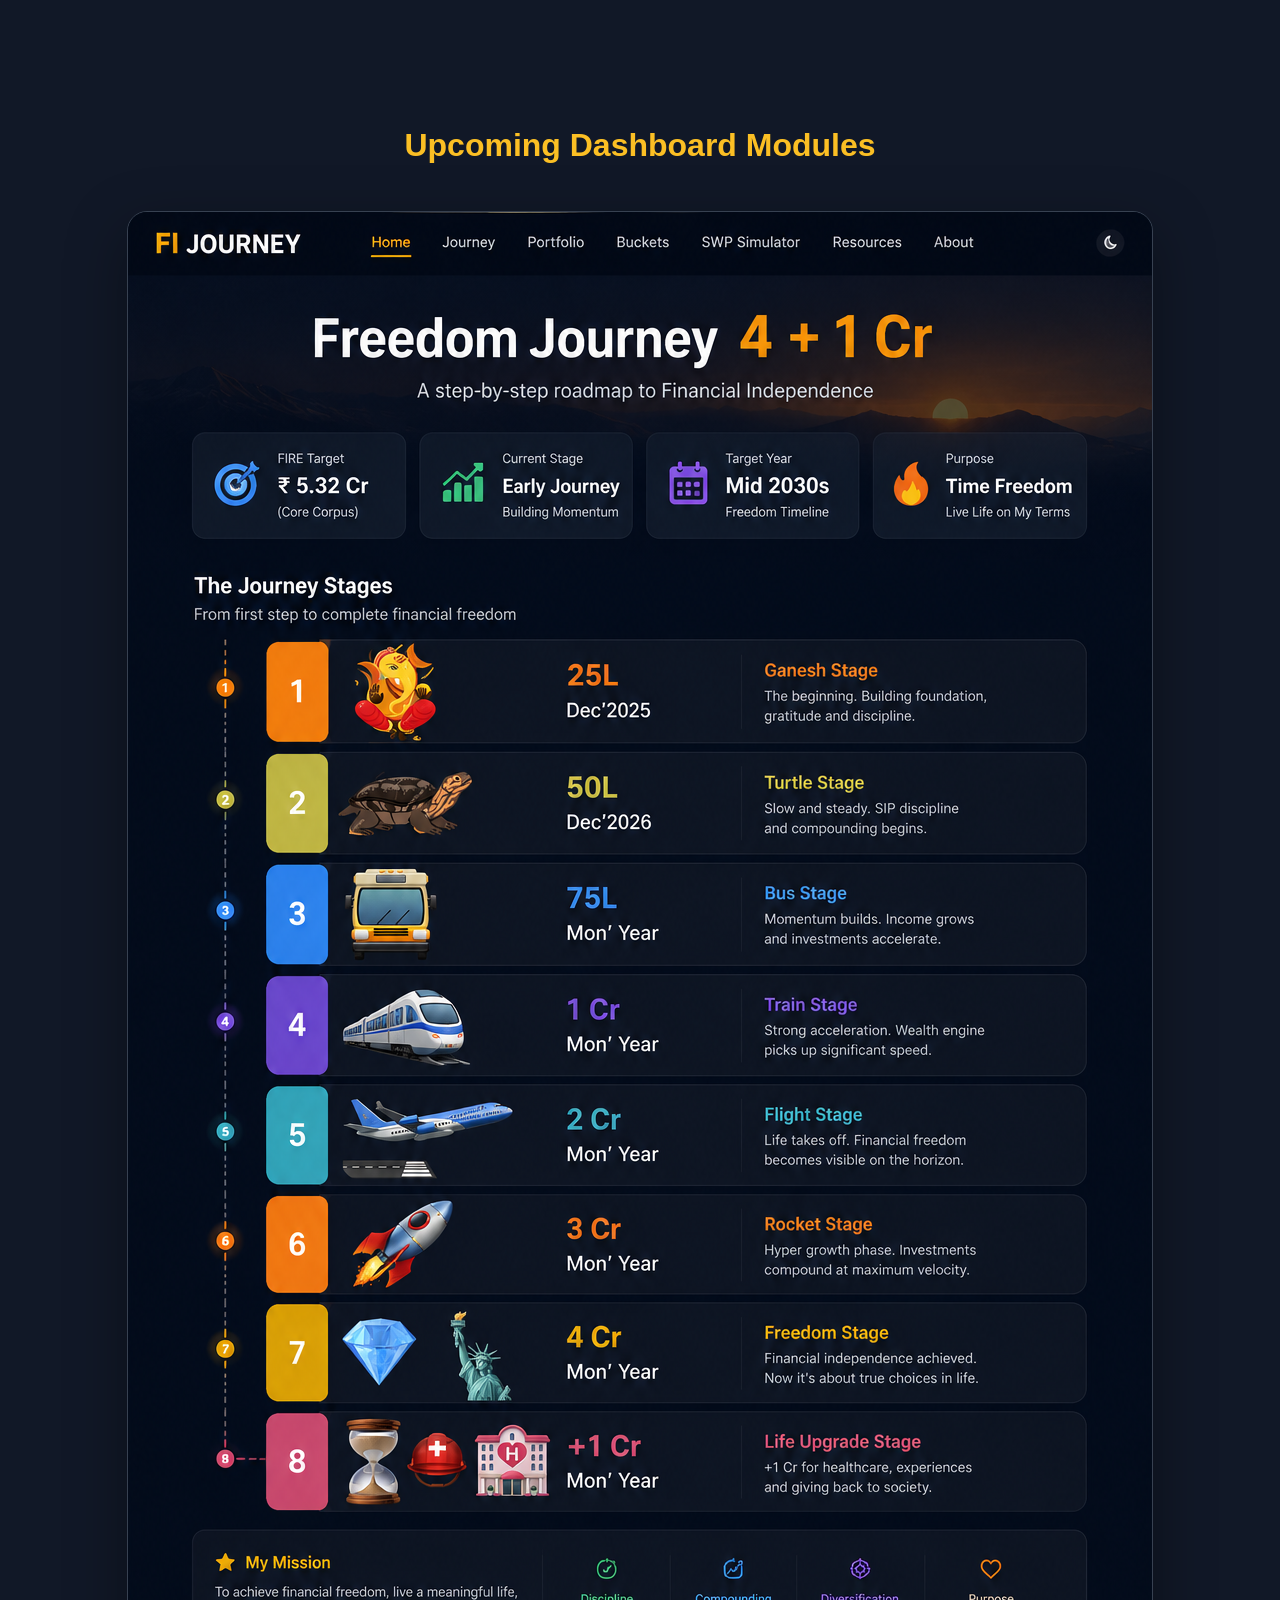
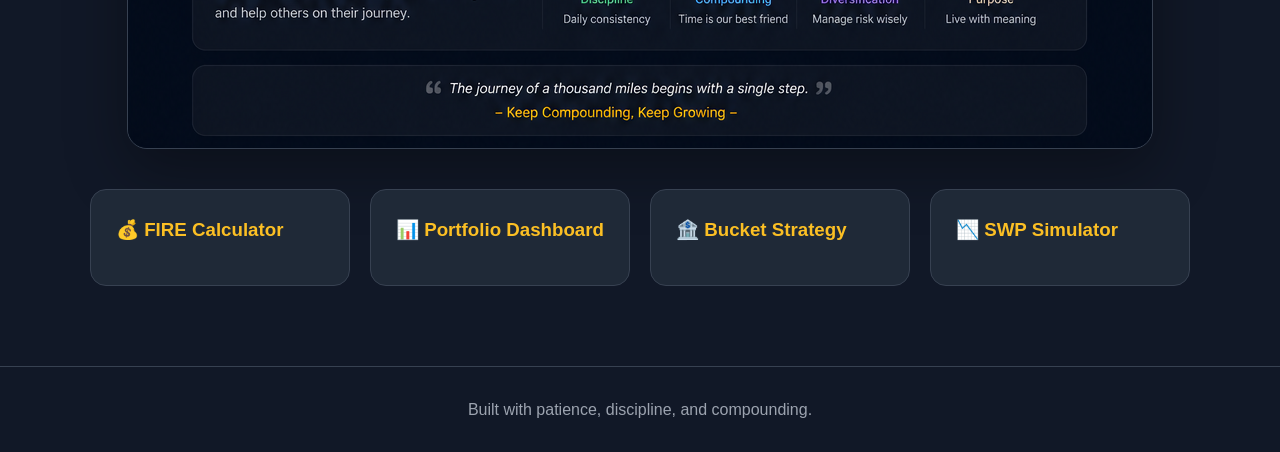
<file: fi-home.html>
<!-- index.html -->
<!DOCTYPE html>
<html lang="en">
<head>
  <meta charset="UTF-8" />
  <meta name="viewport" content="width=device-width, initial-scale=1.0"/>
  <title>FI Journey - Home</title>
  <link rel="icon" type="image/png" href="Images/Logo.png" />

  <link rel="stylesheet" href="css/style.css" />
</head>

<body>

    <header class="navbar">
        <div class="container nav-inner">
        <a href="index.html" class="site-brand">
            <span class="brand-mark">FI</span>
            JOURNEY
        </a>
        <nav class="nav-links">
          <a href="fi-home.html" class="active">Dashboard</a>
            <a href="journey.html">Journey</a>
            <a href="portfolio.html">Portfolio</a>
            <a href="bucket-strategy.html">Buckets</a>
            <a href="swp.html">SWP</a>
            <a href="resources.html">Resources</a>
            <a href="about.html">About</a>
        </nav>
        <!-- <button class="nav-action" aria-label="Toggle theme">🌙</button> -->
        </div>
  </header>

  <!-- HERO SECTION -->
  <header class="hero">
    <div class="container">

      <h1 class="main-title">
        FI Journey - Home
      </h1>

      <p class="subtitle">
        Building Financial Freedom Through Discipline, Compounding & Long-Term Thinking.
      </p>

      <div class="goal-card">
        <h2>Current FIRE Goal</h2>
        <p>₹5.32 Cr Core Portfolio</p>
      </div>

    </div>
  </header>

  <!-- FREEDOM JOURNEY -->
  <section class="journey-section">
    <div class="container">

      <h2 class="section-title">Freedom Journey</h2>

      <div class="timeline">

        <div class="timeline-card">
          <h3>🛕 Ganesh Stage</h3>
          <p>25L · [Achieved Dec'2025] · Beginning the journey with strong foundations and blessings.</p>
        </div>

        <div class="timeline-card">
          <h3>🐢 Turtle Stage</h3>
          <p>50L · [Estimated Dec'2026] · Slow and steady. SIP discipline and compounding begins.</p>
        </div>

        <div class="timeline-card">
          <h3>🚌 Bus Stage</h3>
          <p>75L · [Estimated Mon' Year] · Momentum builds. Income grows and investments accelerate.</p>
        </div>

        <div class="timeline-card">
          <h3>🚆 Train Stage</h3>
          <p>1 Cr · [Estimated Mon' Year] · Strong acceleration. Wealth engine picks up significant speed.</p>
        </div>

        <div class="timeline-card">
          <h3>✈️ Flight Stage</h3>
          <p>2 Cr · [Estimated Mon' Year] · Life takes off. Financial freedom becomes visible on the horizon.</p>
        </div>

        <div class="timeline-card">
          <h3>🚀 Rocket Stage</h3>
          <p>3 Cr · [Estimated Mon' Year] · Hyper growth phase. Investments compound at maximum velocity.</p>
        </div>

        <div class="timeline-card">
          <h3>💎 Freedom Stage</h3>
          <p>4 Cr · [Estimated Mon' Year] · Financial independence achieved. Now it's about true choices in life.</p>
        </div>

        <div class="timeline-card">
          <h3>🏥 Life Upgrade Stage</h3>
          <p>+1 Cr · [Estimated Mon' Year] · Additional capital for healthcare, experiences, and giving back.</p>
        </div>

      </div>

    </div>
  </section>

  <!-- PORTFOLIO SECTION -->
  <section class="portfolio-section">
    <div class="container">

      <h2 class="section-title">Portfolio Philosophy</h2>

      <div class="portfolio-grid">

        <div class="portfolio-card">
          <h3>📈 Equity Growth</h3>
          <p>Long-term wealth creation through diversified mutual funds.</p>
        </div>

        <div class="portfolio-card">
          <h3>🛡 Bucket Strategy</h3>
          <p>Structured allocation across safety, growth, and opportunity buckets.</p>
        </div>

        <div class="portfolio-card">
          <h3>⚖ Risk Management</h3>
          <p>Balanced allocation using BAF, Gold, and diversification.</p>
        </div>

      </div>

    </div>
  </section>

  <!-- FUTURE PAGES -->
  <section class="future-section">
    <div class="container">

      <h2 class="section-title">Upcoming Dashboard Modules</h2>

      <div class="future-preview">
        <img src="Images/HomePage_ToBuild.png" alt="Upcoming Dashboard Modules preview" />
      </div>

      <div class="future-grid">

        <div class="future-card">
          <h3>💰 FIRE Calculator</h3>
        </div>

        <div class="future-card">
          <h3>📊 Portfolio Dashboard</h3>
        </div>

        <div class="future-card">
          <h3>🏦 Bucket Strategy</h3>
        </div>

        <div class="future-card">
          <h3>📉 SWP Simulator</h3>
        </div>

      </div>

    </div>
  </section>

  <!-- FOOTER -->
  <footer>
    <p>
      Built with patience, discipline, and compounding.
    </p>
  </footer>

  <script src="js/app.js"></script>

</body>
</html>
</file>
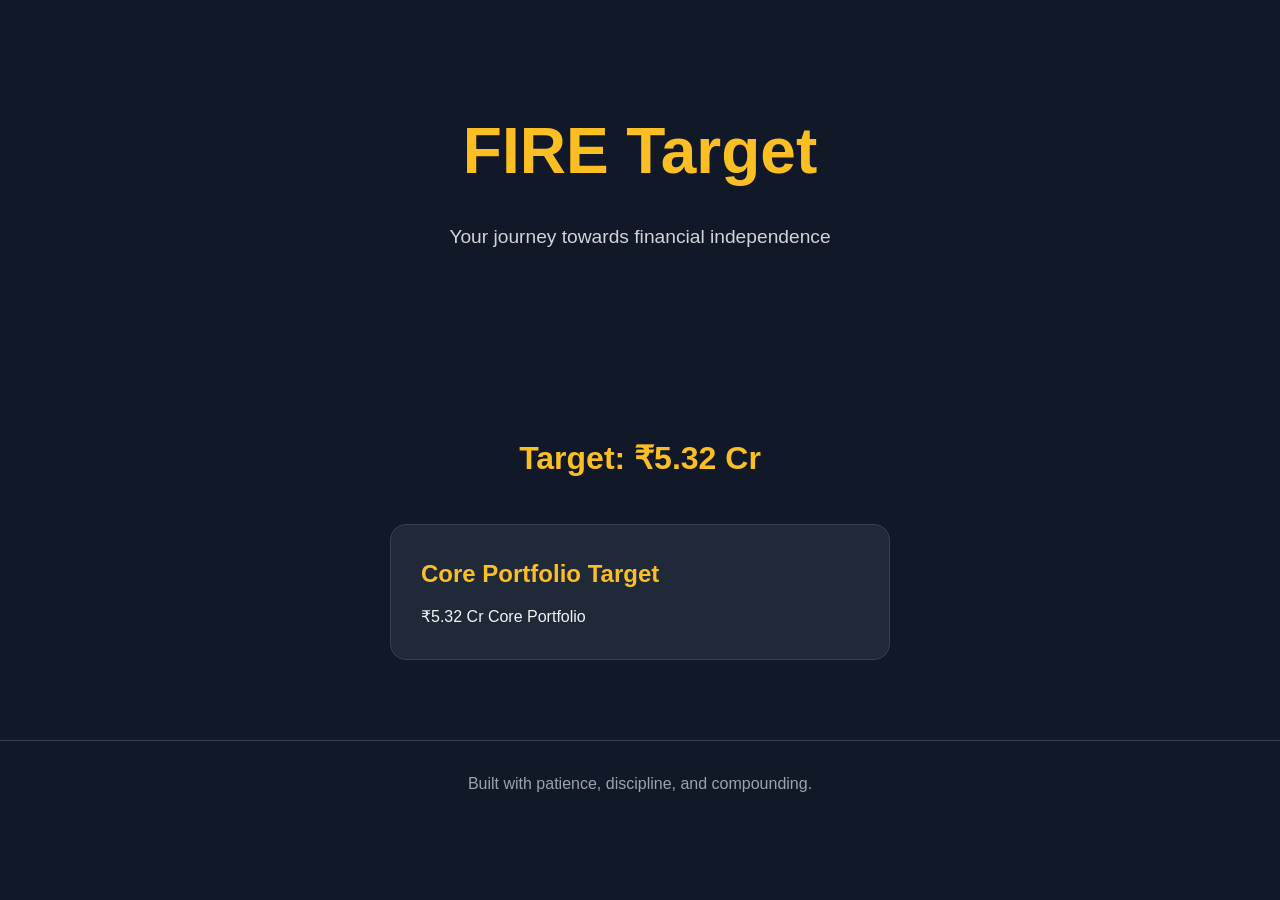
<file: fire-target.html>
<!DOCTYPE html>
<html lang="en">
<head>
  <meta charset="UTF-8" />
  <meta name="viewport" content="width=device-width, initial-scale=1.0"/>
  <title>FIRE Target - Freedom Journey</title>
  <link rel="icon" type="image/png" href="Images/Logo.png" />
  <link rel="stylesheet" href="css/style.css" />
</head>
<body>

  <header class="hero">
    <div class="container">
      <h1 class="main-title">FIRE Target</h1>
      <p class="subtitle">Your journey towards financial independence</p>
    </div>
  </header>

  <section class="portfolio-section">
    <div class="container">
      <h2 class="section-title">Target: ₹5.32 Cr</h2>
      <div class="goal-card">
        <h2>Core Portfolio Target</h2>
        <p>₹5.32 Cr Core Portfolio</p>
      </div>
    </div>
  </section>

  <footer>
    <p>Built with patience, discipline, and compounding.</p>
  </footer>

  <script src="js/app.js"></script>
</body>
</html>
</file>
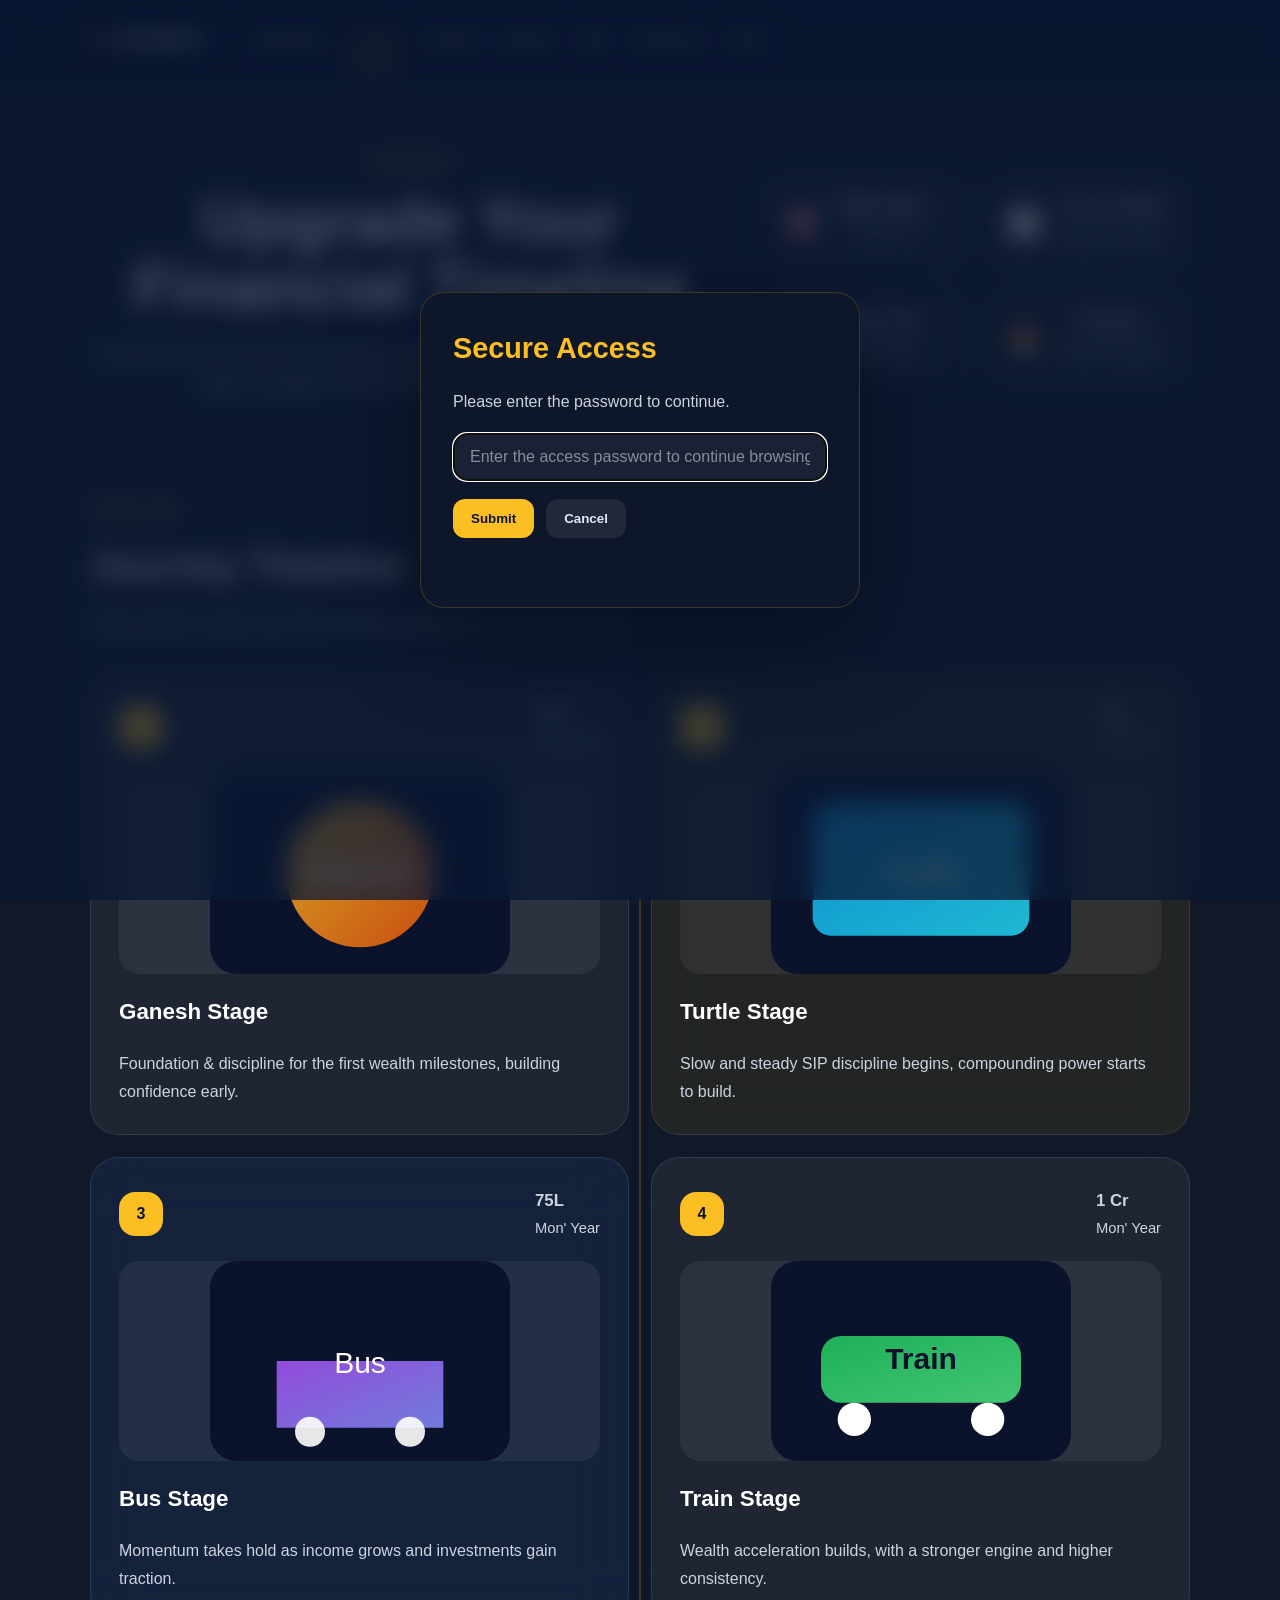
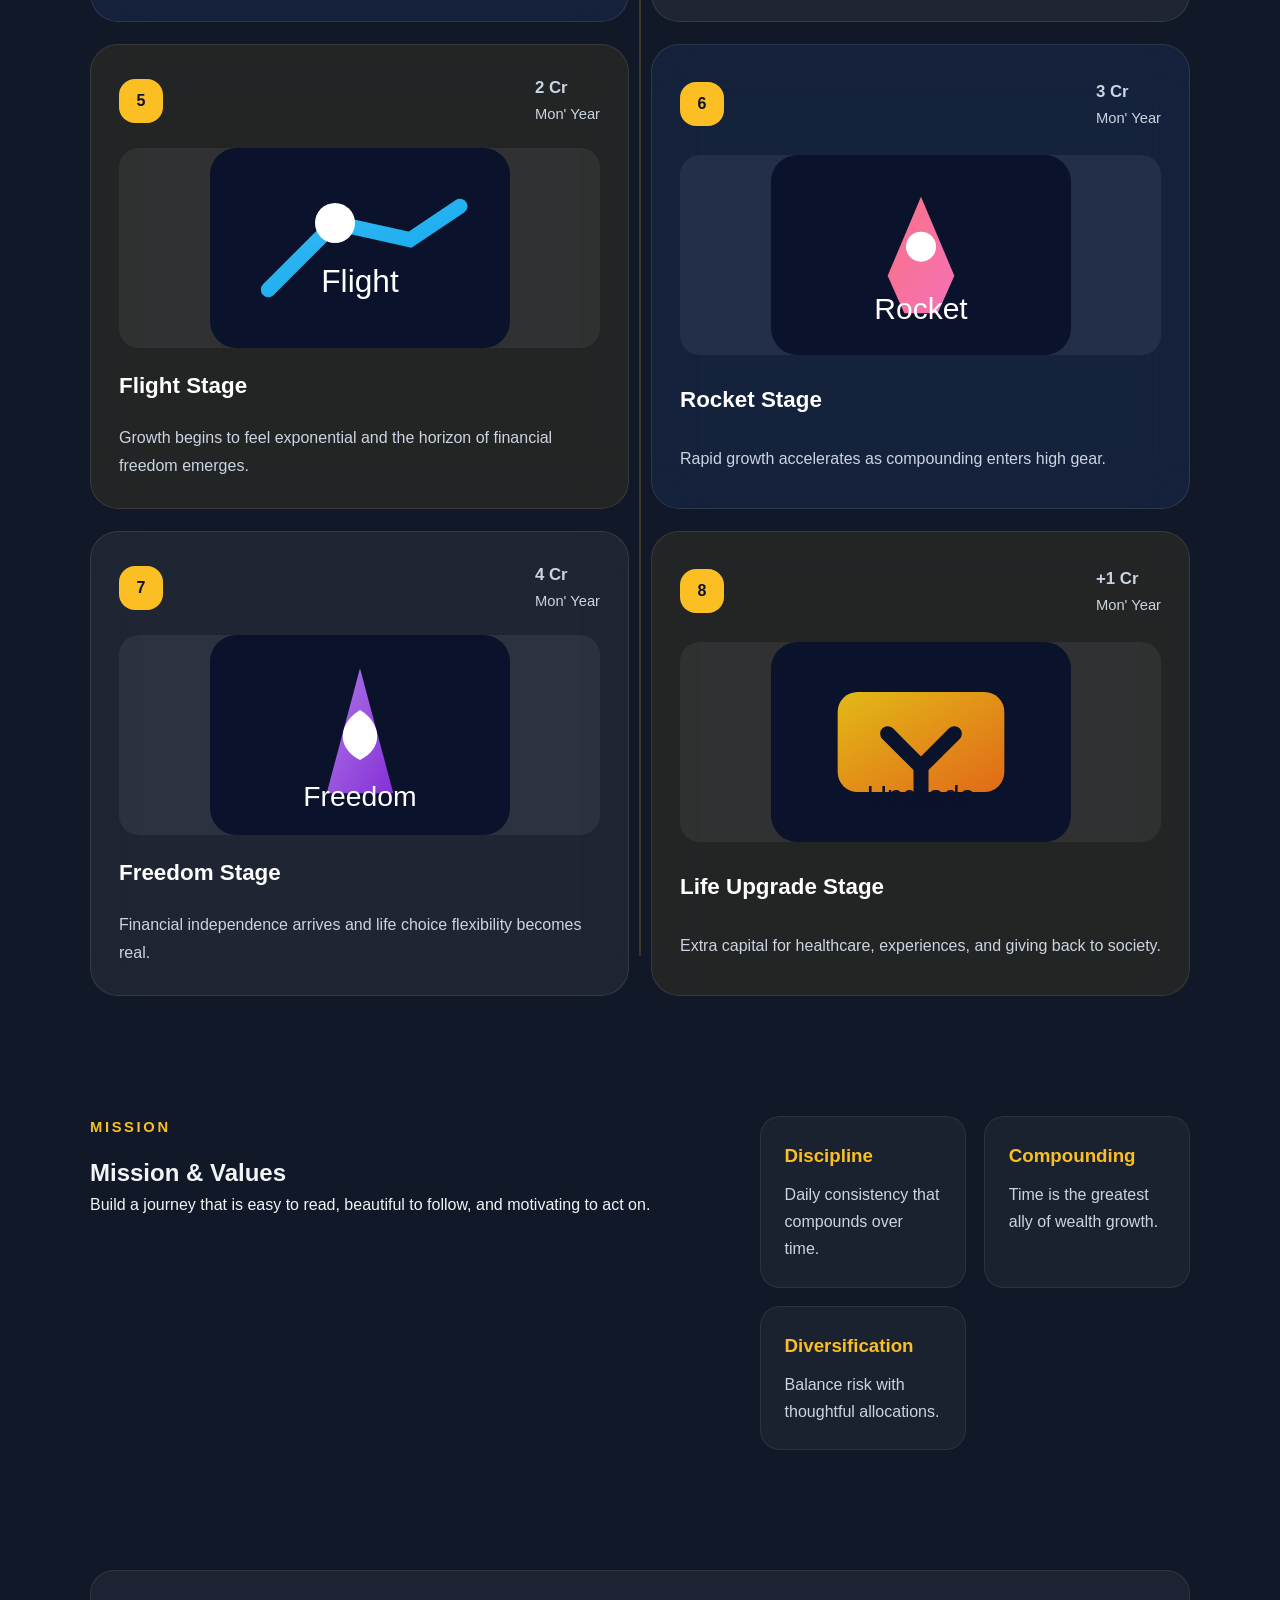
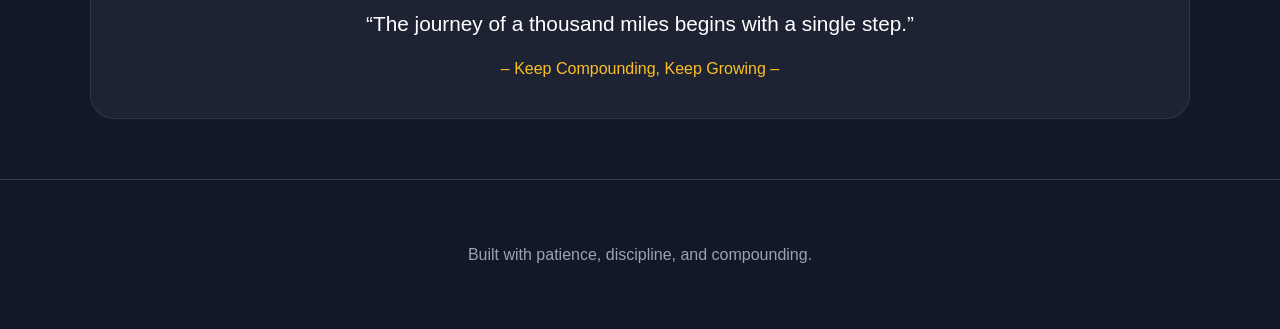
<file: journey.html>
﻿<!DOCTYPE html>
<html lang="en">
<head>
  <meta charset="UTF-8" />
  <meta name="viewport" content="width=device-width, initial-scale=1.0"/>
  <title>Journey - Freedom Journey</title>
  <link rel="icon" type="image/png" href="Images/Logo.png" />
  <link rel="stylesheet" href="css/style.css" />
</head>
<body>
  <header class="navbar">
    <div class="container nav-inner">
      <a href="index.html" class="site-brand">
        <span class="brand-mark">FI</span>
        JOURNEY
      </a>
      <nav class="nav-links">
        <a href="fi-home.html">Dashboard</a>
        <a href="journey.html" class="active">Journey</a>
        <a href="portfolio.html">Portfolio</a>
        <a href="bucket-strategy.html">Buckets</a>
        <a href="swp.html">SWP</a>
        <a href="resources.html">Resources</a>
        <a href="about.html">About</a>
      </nav>
      <!-- <button class="nav-action" aria-label="Toggle theme">🌙</button> -->
    </div>
  </header>

  <main>
    <section class="hero hero-journey">
      <div class="container hero-grid">
        <div class="hero-copy">
          <p class="eyebrow">Journey</p>
          <h1>Upgrade Your Financial Timeline</h1>
          <p class="hero-text">A visual milestone route through the key stages of your wealth-building journey. Each stage is designed to feel like progress, not just a number.</p>
        </div>
        <div class="stats-grid">
          <article class="stat-card">
            <span>🎯</span>
            <div>
              <h3>FIRE Target</h3>
              <p>₹5.32 Cr</p>
            </div>
          </article>
          <article class="stat-card">
            <span>📈</span>
            <div>
              <h3>Current Stage</h3>
              <p>Early Journey</p>
            </div>
          </article>
          <article class="stat-card">
            <span>📅</span>
            <div>
              <h3>Target Year</h3>
              <p>Mid 2030s</p>
            </div>
          </article>
          <article class="stat-card">
            <span>🔥</span>
            <div>
              <h3>Purpose</h3>
              <p>Time Freedom</p>
            </div>
          </article>
        </div>
      </div>
    </section>

    <section class="timeline-section">
      <div class="container">
        <div class="section-header">
          <p class="eyebrow">Timeline</p>
          <h2>Journey Timeline</h2>
          <p>Glassmorphism stage cards with milestone progression and visual hierarchy.</p>
        </div>

        <div class="timeline-grid">
          <article class="stage-card stage-card--primary">
            <div class="stage-top-row">
              <div class="stage-number">1</div>
              <div>
                <p class="stage-amount">25L</p>
                <p class="stage-meta">Dec'2025</p>
              </div>
            </div>
            <img src="Images/milestones/ganesh.svg" alt="Ganesh milestone" />
            <h3>Ganesh Stage</h3>
            <p>Foundation & discipline for the first wealth milestones, building confidence early.</p>
          </article>

          <article class="stage-card stage-card--accent">
            <div class="stage-top-row">
              <div class="stage-number">2</div>
              <div>
                <p class="stage-amount">50L</p>
                <p class="stage-meta">Dec'2026</p>
              </div>
            </div>
            <img src="Images/milestones/turtle.svg" alt="Turtle milestone" />
            <h3>Turtle Stage</h3>
            <p>Slow and steady SIP discipline begins, compounding power starts to build.</p>
          </article>

          <article class="stage-card stage-card--secondary">
            <div class="stage-top-row">
              <div class="stage-number">3</div>
              <div>
                <p class="stage-amount">75L</p>
                <p class="stage-meta">Mon' Year</p>
              </div>
            </div>
            <img src="Images/milestones/bus.svg" alt="Bus milestone" />
            <h3>Bus Stage</h3>
            <p>Momentum takes hold as income grows and investments gain traction.</p>
          </article>

          <article class="stage-card stage-card--primary">
            <div class="stage-top-row">
              <div class="stage-number">4</div>
              <div>
                <p class="stage-amount">1 Cr</p>
                <p class="stage-meta">Mon' Year</p>
              </div>
            </div>
            <img src="Images/milestones/train.svg" alt="Train milestone" />
            <h3>Train Stage</h3>
            <p>Wealth acceleration builds, with a stronger engine and higher consistency.</p>
          </article>

          <article class="stage-card stage-card--accent">
            <div class="stage-top-row">
              <div class="stage-number">5</div>
              <div>
                <p class="stage-amount">2 Cr</p>
                <p class="stage-meta">Mon' Year</p>
              </div>
            </div>
            <img src="Images/milestones/flight.svg" alt="Flight milestone" />
            <h3>Flight Stage</h3>
            <p>Growth begins to feel exponential and the horizon of financial freedom emerges.</p>
          </article>

          <article class="stage-card stage-card--secondary">
            <div class="stage-top-row">
              <div class="stage-number">6</div>
              <div>
                <p class="stage-amount">3 Cr</p>
                <p class="stage-meta">Mon' Year</p>
              </div>
            </div>
            <img src="Images/milestones/rocket.svg" alt="Rocket milestone" />
            <h3>Rocket Stage</h3>
            <p>Rapid growth accelerates as compounding enters high gear.</p>
          </article>

          <article class="stage-card stage-card--primary">
            <div class="stage-top-row">
              <div class="stage-number">7</div>
              <div>
                <p class="stage-amount">4 Cr</p>
                <p class="stage-meta">Mon' Year</p>
              </div>
            </div>
            <img src="Images/milestones/freedom.svg" alt="Freedom milestone" />
            <h3>Freedom Stage</h3>
            <p>Financial independence arrives and life choice flexibility becomes real.</p>
          </article>

          <article class="stage-card stage-card--accent">
            <div class="stage-top-row">
              <div class="stage-number">8</div>
              <div>
                <p class="stage-amount">+1 Cr</p>
                <p class="stage-meta">Mon' Year</p>
              </div>
            </div>
            <img src="Images/milestones/upgrade.svg" alt="Upgrade milestone" />
            <h3>Life Upgrade Stage</h3>
            <p>Extra capital for healthcare, experiences, and giving back to society.</p>
          </article>
        </div>
      </div>
    </section>

    <section class="mission-section">
      <div class="container mission-grid">
        <div>
          <p class="eyebrow">Mission</p>
          <h2>Mission & Values</h2>
          <p>Build a journey that is easy to read, beautiful to follow, and motivating to act on.</p>
        </div>
        <div class="mission-cards">
          <article class="mission-card">
            <h3>Discipline</h3>
            <p>Daily consistency that compounds over time.</p>
          </article>
          <article class="mission-card">
            <h3>Compounding</h3>
            <p>Time is the greatest ally of wealth growth.</p>
          </article>
          <article class="mission-card">
            <h3>Diversification</h3>
            <p>Balance risk with thoughtful allocations.</p>
          </article>
        </div>
      </div>
    </section>

    <section class="quote-section">
      <div class="container quote-box">
        <p>“The journey of a thousand miles begins with a single step.”</p>
        <span>– Keep Compounding, Keep Growing –</span>
      </div>
    </section>
  </main>

  <footer>
    <div class="container footer-inner">
      <p>Built with patience, discipline, and compounding.</p>
    </div>
  </footer>

  <script src="js/app.js"></script>
</body>
</html>
</file>
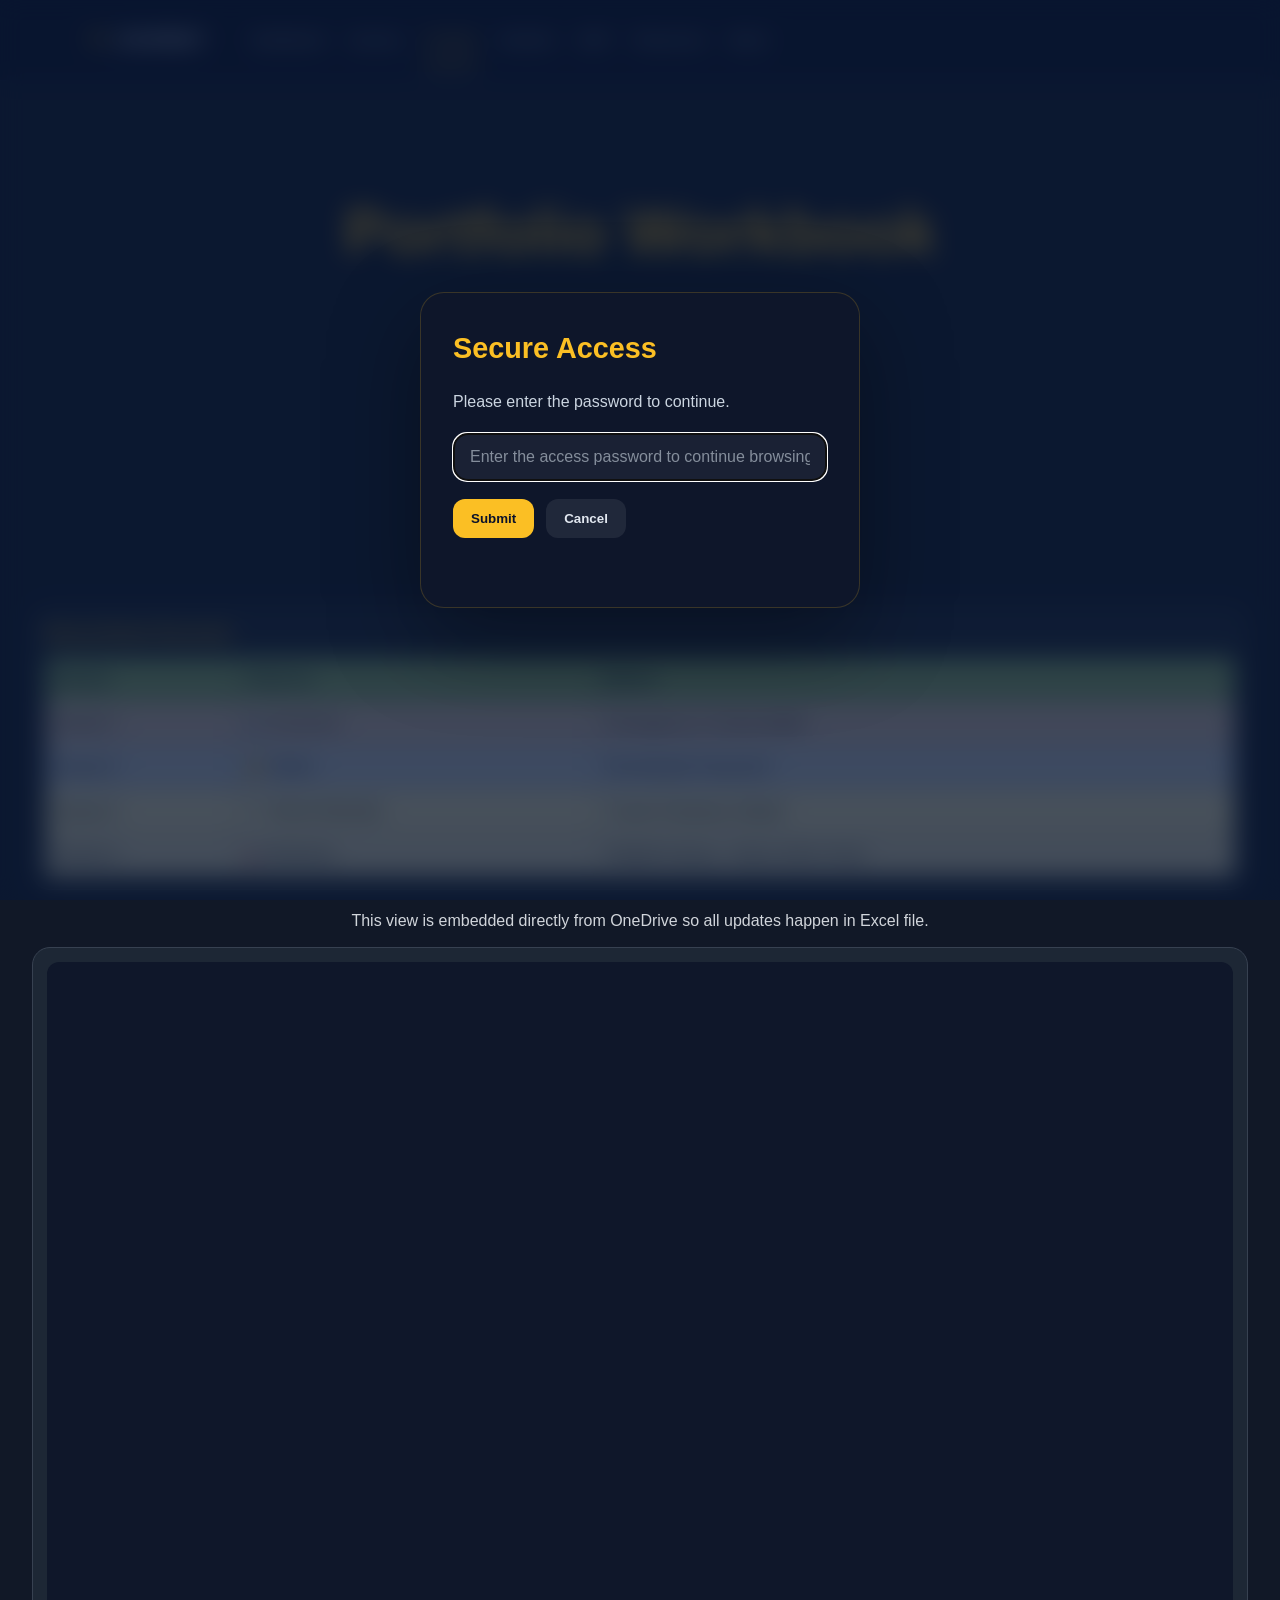
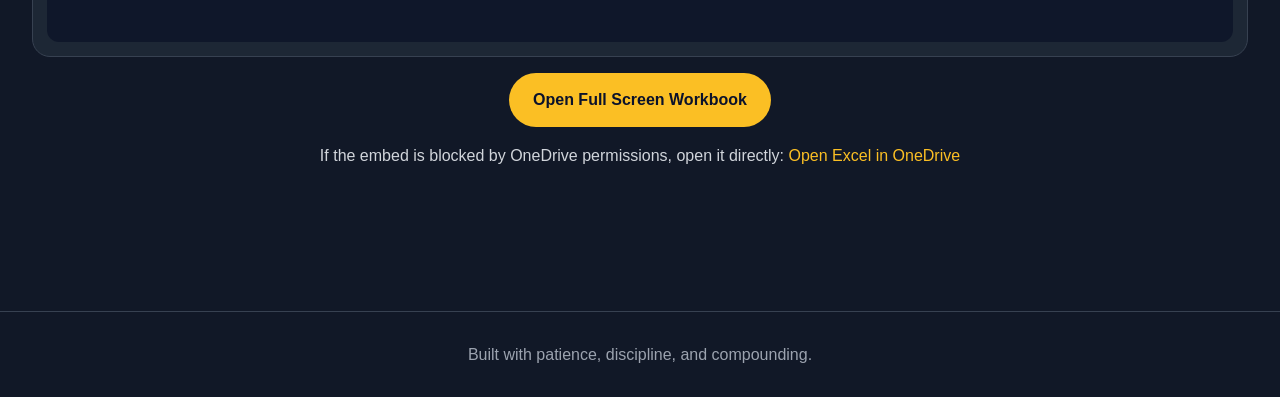
<file: portfolio.html>
<!DOCTYPE html>
<html lang="en">
<head>
  <meta charset="UTF-8" />
  <meta name="viewport" content="width=device-width, initial-scale=1.0"/>
  <title>Portfolio - Freedom Journey</title>
  <link rel="icon" type="image/png" href="Images/Logo.png" />
  <link rel="stylesheet" href="css/style.css" />
</head>
<body>

    <header class="navbar">
        <div class="container nav-inner">
        <a href="index.html" class="site-brand">
            <span class="brand-mark">FI</span>
            JOURNEY
        </a>
        <nav class="nav-links">
          <a href="fi-home.html">Dashboard</a>
            <a href="journey.html">Journey</a>
            <a href="portfolio.html" class="active">Portfolio</a>
            <a href="bucket-strategy.html">Buckets</a>
            <a href="swp.html">SWP</a>
            <a href="resources.html">Resources</a>
            <a href="about.html">About</a>
        </nav>
        <!-- <button class="nav-action" aria-label="Toggle theme">🌙</button> -->
        </div>
  </header>

  <header class="hero">
    <div class="container">
      <h1 class="main-title">Portfolio Workbook</h1>
      <p class="subtitle">Live view from your OneDrive Excel file</p>
    </div>
  </header>

  <main class="portfolio-sheet">
    <section class="portfolio-section">
      <div class="container portfolio-embed-container">
        <h2 class="section-title">FI - Porfolio (Live)</h2>
        <div class="sheet-card reminder-card">
          <h3 class="reminder-title">Mental Model Reminder</h3>
          <table class="reminder-table" aria-label="Bucket reminder table">
            <thead>
              <tr>
                <th>Bucket</th>
                <th>Think As</th>
                <th>Mantra</th>
              </tr>
            </thead>
            <tbody>
              <tr class="bucket-row bucket-row-1">
                <td>Bucket 1</td>
                <td class="think-as-cell"><span class="think-icon" aria-hidden="true">&#127973;</span>Insurance</td>
                <td>"Emergency is Untouchable"</td>
              </tr>
              <tr class="bucket-row bucket-row-2">
                <td>Bucket 2</td>
                <td class="think-as-cell"><span class="think-icon" aria-hidden="true">&#128176;</span>Salary</td>
                <td>"My Monthly Paycheck"</td>
              </tr>
              <tr class="bucket-row bucket-row-3">
                <td>Bucket 3</td>
                <td class="think-as-cell"><span class="think-icon" aria-hidden="true">&#128737;</span>Shock Absorber</td>
                <td>"Crash Protection Shield"</td>
              </tr>
              <tr class="bucket-row bucket-row-4">
                <td>Bucket 4</td>
                <td class="think-as-cell"><span class="think-icon" aria-hidden="true">&#127981;</span>Business</td>
                <td>"Wealth Factory - Never Sell in Fear"</td>
              </tr>
            </tbody>
          </table>
        </div>
        <p class="embed-help">This view is embedded directly from OneDrive so all updates happen in Excel file.</p>
        <div class="sheet-card workbook-embed-card">
          <iframe
            class="workbook-embed"
            src="https://onedrive.live.com/personal/3aac38d1fb11bbef/_layouts/15/doc.aspx?resid=ab1ed0d2-9de7-4190-b480-dcf07bac3fd1&amp;cid=3aac38d1fb11bbef&amp;action=embedview&amp;wdbipreview=true"
            title="Retirement Corpus Calculator"
            loading="lazy"
            allowfullscreen>
          </iframe>
        </div>
        <div class="embed-actions">
          <a class="button button-primary" href="https://onedrive.live.com/personal/3aac38d1fb11bbef/_layouts/15/doc.aspx?resid=ab1ed0d2-9de7-4190-b480-dcf07bac3fd1&amp;cid=3aac38d1fb11bbef" target="_blank" rel="noopener">Open Full Screen Workbook</a>
        </div>
        <p class="embed-help">If the embed is blocked by OneDrive permissions, open it directly: <a href="https://onedrive.live.com/personal/3aac38d1fb11bbef/_layouts/15/doc.aspx?resid=ab1ed0d2-9de7-4190-b480-dcf07bac3fd1&amp;cid=3aac38d1fb11bbef" target="_blank" rel="noopener">Open Excel in OneDrive</a></p>
      </div>
    </section>
  </main>

  <footer>
    <p>Built with patience, discipline, and compounding.</p>
  </footer>

  <script src="js/app.js"></script>
</body>
</html>
</file>
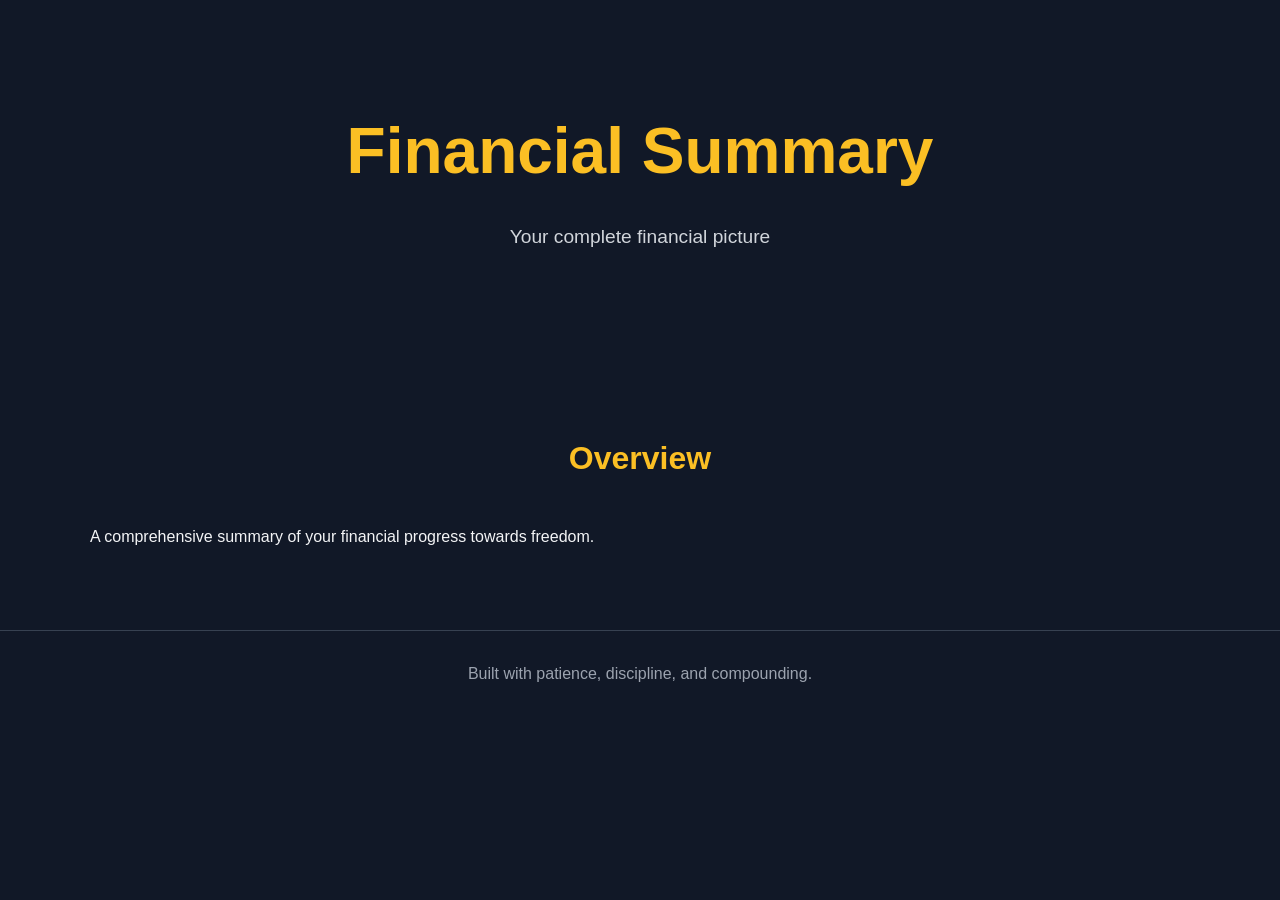
<file: summary.html>
<!DOCTYPE html>
<html lang="en">
<head>
  <meta charset="UTF-8" />
  <meta name="viewport" content="width=device-width, initial-scale=1.0"/>
  <title>Summary - Freedom Journey</title>
  <link rel="icon" type="image/png" href="Images/Logo.png" />
  <link rel="stylesheet" href="css/style.css" />
</head>
<body>

  <header class="hero">
    <div class="container">
      <h1 class="main-title">Financial Summary</h1>
      <p class="subtitle">Your complete financial picture</p>
    </div>
  </header>

  <section class="portfolio-section">
    <div class="container">
      <h2 class="section-title">Overview</h2>
      <p>A comprehensive summary of your financial progress towards freedom.</p>
    </div>
  </section>

  <footer>
    <p>Built with patience, discipline, and compounding.</p>
  </footer>

  <script src="js/app.js"></script>
</body>
</html>
</file>
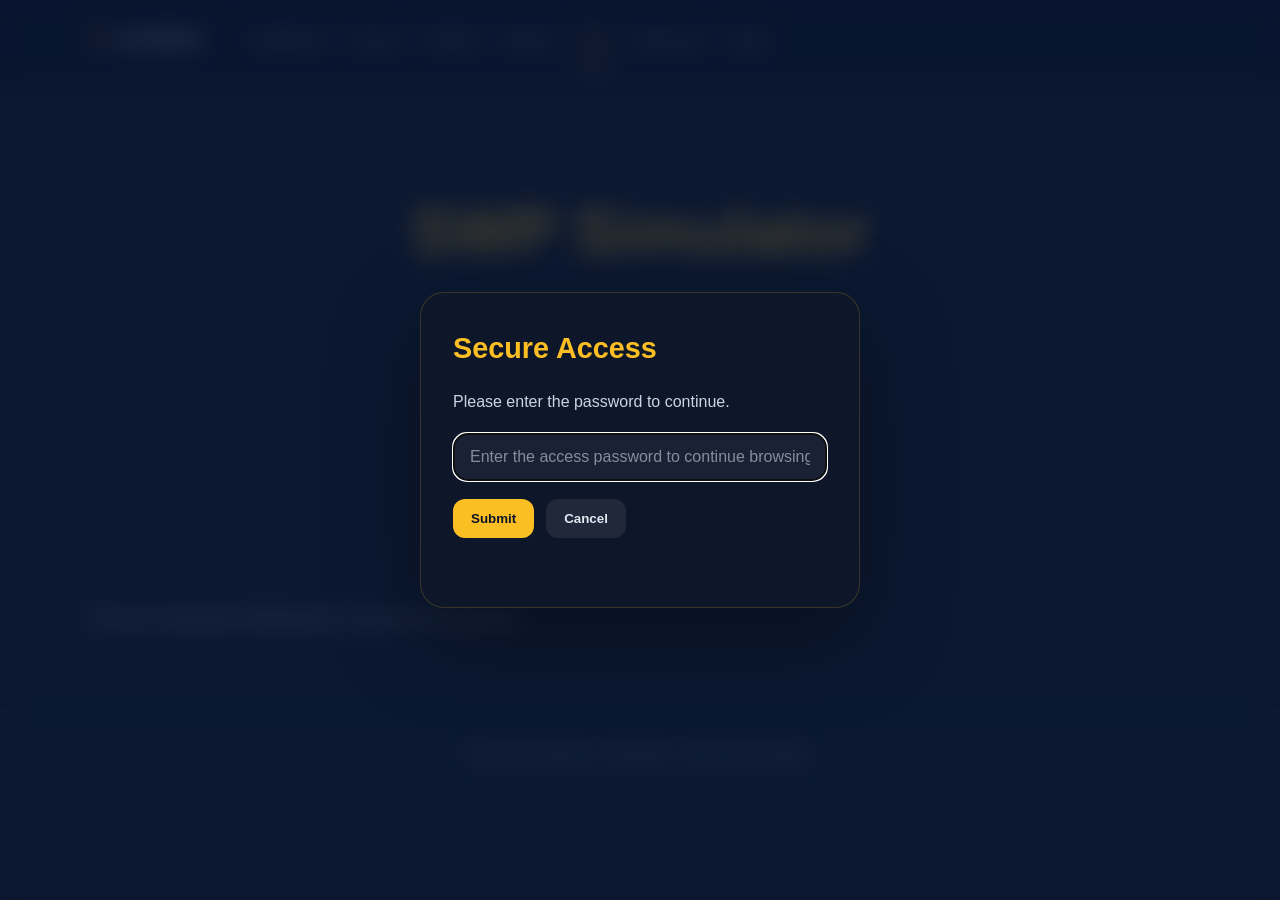
<file: swp.html>
<!DOCTYPE html>
<html lang="en">
<head>
  <meta charset="UTF-8" />
  <meta name="viewport" content="width=device-width, initial-scale=1.0"/>
  <title>SWP Simulator - Freedom Journey</title>
  <link rel="icon" type="image/png" href="Images/Logo.png" />
  <link rel="stylesheet" href="css/style.css" />
</head>
<body>

    <header class="navbar">
        <div class="container nav-inner">
        <a href="index.html" class="site-brand">
            <span class="brand-mark">FI</span>
            JOURNEY
        </a>
        <nav class="nav-links">
          <a href="fi-home.html">Dashboard</a>
            <a href="journey.html">Journey</a>
            <a href="portfolio.html">Portfolio</a>
            <a href="bucket-strategy.html">Buckets</a>
            <a href="swp.html" class="active">SWP</a>
            <a href="resources.html">Resources</a>
            <a href="about.html">About</a>
        </nav>
        <!-- <button class="nav-action" aria-label="Toggle theme">🌙</button> -->
        </div>
  </header>

  <header class="hero">
    <div class="container">
      <h1 class="main-title">SWP Simulator</h1>
      <p class="subtitle">Systematic Withdrawal Plan calculator</p>
    </div>
  </header>

  <section class="portfolio-section">
    <div class="container">
      <h2 class="section-title">SWP Analysis</h2>
      <p>Plan your systematic withdrawals for retirement sustainability.</p>
    </div>
  </section>

  <footer>
    <p>Built with patience, discipline, and compounding.</p>
  </footer>

  <script src="js/app.js"></script>
</body>
</html>
</file>
<file: css/style.css>
/* style.css */

* {
  margin: 0;
  padding: 0;
  box-sizing: border-box;
}

body {
  background-color: #111827;
  color: #f3f4f6;
  font-family: Arial, sans-serif;
  line-height: 1.6;
}

.container {
  width: 90%;
  max-width: 1100px;
  margin: auto;
}

.navbar {
  padding: 18px 0;
  background: rgba(7, 12, 34, 0.95);
  border-bottom: 1px solid rgba(255, 255, 255, 0.06);
  position: sticky;
  top: 0;
  z-index: 20;
}

.nav-inner {
  display: flex;
  align-items: center;
  justify-content: space-between;
  gap: 20px;
}

.site-brand {
  display: inline-flex;
  align-items: center;
  gap: 8px;
  font-weight: 700;
  color: #ffffff;
  text-decoration: none;
  letter-spacing: 0.05em;
  font-size: 1.1rem;
}

.brand-mark {
  color: #fbbf24;
}

.nav-links {
  display: flex;
  flex-wrap: wrap;
  gap: 22px;
  align-items: center;
  margin-left: 24px;
  flex: 1;
}

.nav-links a {
  color: rgba(243, 244, 246, 0.8);
  text-decoration: none;
  font-size: 0.95rem;
  padding: 10px 0;
  position: relative;
  transition: color 0.2s ease;
}

.nav-links a:hover {
  color: #fff;
}

.nav-links a.active {
  color: #fbbf24;
}

.nav-links a.active::after {
  content: "";
  position: absolute;
  left: 0;
  right: 0;
  bottom: -4px;
  height: 3px;
  background: #fbbf24;
  border-radius: 999px;
}

.nav-action {
  margin-left: auto;
  background: rgba(255, 255, 255, 0.06);
  border: 1px solid rgba(255, 255, 255, 0.1);
  color: #fff;
  width: 44px;
  height: 44px;
  border-radius: 50%;
  display: grid;
  place-items: center;
  cursor: pointer;
}

@media (max-width: 1100px) {
  .nav-links {
    gap: 16px;
    margin-left: 12px;
  }
}

@media (max-width: 900px) {
  .navbar {
    padding: 10px 0;
  }

  .nav-inner {
    flex-direction: column;
    align-items: stretch;
  }

  .site-brand {
    font-size: 1rem;
  }

  .nav-links {
    flex-wrap: nowrap;
    overflow-x: auto;
    justify-content: flex-start;
    gap: 10px;
    margin: 10px 0 0;
    padding-bottom: 8px;
  }

  .nav-links::-webkit-scrollbar {
    display: none;
  }

  .nav-links a {
    flex: 0 0 auto;
    white-space: nowrap;
    padding: 8px 10px;
    font-size: 0.92rem;
  }

  .nav-action {
    margin-left: 0;
    align-self: flex-end;
    margin-top: 8px;
    width: 38px;
    height: 38px;
  }
}

@media (max-width: 640px) {
  .navbar {
    padding: 8px 0;
  }

  .container {
    width: 95%;
  }

  .nav-links {
    gap: 8px;
  }

  .nav-links a {
    padding: 7px 10px;
    font-size: 0.88rem;
  }

  .nav-inner {
    gap: 8px;
  }
}

.hero {
  padding: 100px 0 60px;
  text-align: center;
}

.main-title {
  font-size: 4rem;
  margin-bottom: 20px;
  color: #fbbf24;
}

.subtitle {
  font-size: 1.2rem;
  color: #d1d5db;
  margin-bottom: 40px;
}

.landing-tagline {
  max-width: 760px;
  margin: 0 auto 28px;
  color: #cbd5e1;
  font-size: 1.05rem;
}

.hero-actions {
  display: flex;
  justify-content: center;
  flex-wrap: wrap;
  gap: 16px;
  margin-bottom: 32px;
}

.button {
  display: inline-flex;
  align-items: center;
  justify-content: center;
  padding: 14px 24px;
  border-radius: 999px;
  text-decoration: none;
  font-weight: 700;
  transition: transform 0.2s ease, background-color 0.2s ease, color 0.2s ease;
}

.button:hover {
  transform: translateY(-2px);
}

.button-primary {
  background: #fbbf24;
  color: #0b122b;
}

.button-secondary {
  background: rgba(251, 191, 36, 0.12);
  color: #fbbf24;
  border: 1px solid rgba(251, 191, 36, 0.3);
}

.goal-card {
  background: #1f2937;
  padding: 30px;
  border-radius: 16px;
  max-width: 500px;
  margin: auto;
  border: 1px solid #374151;
}

.goal-card h2 {
  margin-bottom: 10px;
  color: #fbbf24;
}

.section-title {
  font-size: 2rem;
  margin-bottom: 40px;
  text-align: center;
  color: #fbbf24;
}

.journey-section,
.portfolio-section,
.future-section {
  padding: 80px 0;
}

.timeline,
.portfolio-grid,
.future-grid {
  display: grid;
  grid-template-columns: repeat(auto-fit, minmax(220px, 1fr));
  gap: 20px;
}

.philosophy-block {
  background: linear-gradient(180deg, rgba(251, 191, 36, 0.05), rgba(251, 191, 36, 0));
}

.philosophy-intro {
  max-width: 820px;
  margin: 0 auto 28px;
  text-align: center;
  color: #d1d5db;
  line-height: 1.75;
}

.philosophy-grid {
  display: grid;
  grid-template-columns: repeat(auto-fit, minmax(240px, 1fr));
  gap: 20px;
}

.philosophy-card {
  background: rgba(31, 41, 55, 0.85);
  border: 1px solid #374151;
  border-radius: 16px;
  padding: 24px;
}

.philosophy-card h3 {
  margin-bottom: 10px;
  color: #fbbf24;
}

.philosophy-card p {
  color: #cbd5e1;
}

.motivation-quote {
  max-width: 760px;
  margin: 28px auto 0;
  text-align: center;
  font-size: 1.15rem;
  line-height: 1.8;
  color: #fef3c7;
  font-style: italic;
}

@media (max-width: 640px) {
  .landing-tagline {
    font-size: 0.98rem;
  }

  .motivation-quote {
    font-size: 1rem;
  }
}

.future-preview {
  margin-bottom: 40px;
  display: flex;
  justify-content: center;
}

.future-preview img {
  max-width: 100%;
  border-radius: 20px;
  border: 1px solid #374151;
  box-shadow: 0 20px 60px rgba(0,0,0,0.35);
}

.timeline-card,
.portfolio-card,
.future-card {
  background: #1f2937;
  padding: 25px;
  border-radius: 16px;
  border: 1px solid #374151;
  transition: transform 0.3s ease;
}

.timeline-card:hover,
.portfolio-card:hover,
.future-card:hover {
  transform: translateY(-5px);
}

.timeline-card h3,
.portfolio-card h3,
.future-card h3 {
  margin-bottom: 15px;
  color: #fbbf24;
}

.portfolio-card a,
.timeline-card a,
.future-card a {
  color: #fbbf24;
  text-decoration: none;
}

.portfolio-card a:hover,
.timeline-card a:hover,
.future-card a:hover {
  text-decoration: underline;
}

footer {
  text-align: center;
  padding: 30px;
  border-top: 1px solid #374151;
  color: #9ca3af;
}

.hero-journey {
  padding: 70px 0 40px;
}

.hero-grid {
  display: grid;
  grid-template-columns: 1.2fr 0.8fr;
  gap: 32px;
  align-items: start;
}

.hero-copy h1,
.hero-copy .main-title {
  color: #fff;
  font-size: clamp(3rem, 5vw, 4.6rem);
  margin-bottom: 18px;
  line-height: 1.03;
}

.eyebrow {
  color: #fbbf24;
  letter-spacing: 0.18em;
  text-transform: uppercase;
  font-size: 0.92rem;
  font-weight: 600;
  margin-bottom: 14px;
}

.hero-text {
  color: #cbd5e1;
  font-size: 1.05rem;
  max-width: 660px;
  line-height: 1.8;
}

.section-header {
  max-width: 720px;
  margin-bottom: 32px;
}

.section-header h2 {
  color: #fff;
  font-size: clamp(2rem, 3vw, 2.8rem);
  margin: 12px 0 14px;
}

/* Keep regular section paragraph copy muted, but allow eyebrow to keep theme color */
.section-header p:not(.eyebrow) {
  color: #cbd5e1;
  line-height: 1.75;
  margin: 0;
}

.section-header .eyebrow {
  color: #fbbf24;
  letter-spacing: 0.18em;
  text-transform: uppercase;
  font-size: 0.92rem;
  font-weight: 600;
  margin-bottom: 10px;
}

.stats-grid {
  display: grid;
  grid-template-columns: repeat(2, minmax(160px, 1fr));
  gap: 18px;
  margin-top: 24px;
}

.stat-card {
  display: flex;
  gap: 18px;
  align-items: center;
  background: rgba(255, 255, 255, 0.04);
  border: 1px solid rgba(255, 255, 255, 0.08);
  border-radius: 20px;
  padding: 18px 20px;
}

.stat-card span {
  font-size: 1.8rem;
}

.stat-card h3 {
  margin-bottom: 6px;
  font-size: 1rem;
  color: #fff;
}

.stat-card p {
  color: #cbd5e1;
}

.timeline-section {
  padding: 60px 0;
  position: relative;
}

.timeline-grid {
  position: relative;
  display: grid;
  grid-template-columns: repeat(2, minmax(280px, 1fr));
  gap: 22px;
}

.timeline-grid::before {
  content: "";
  position: absolute;
  left: 50%;
  top: 40px;
  bottom: 40px;
  width: 2px;
  background: rgba(251, 191, 36, 0.18);
  transform: translateX(-50%);
}

.stage-card {
  background: rgba(255, 255, 255, 0.06);
  border: 1px solid rgba(255, 255, 255, 0.1);
  backdrop-filter: blur(26px);
  border-radius: 28px;
  padding: 28px;
  display: grid;
  gap: 20px;
  position: relative;
  overflow: hidden;
  transition: transform 0.25s ease, border-color 0.25s ease, box-shadow 0.25s ease;
}

.stage-card::before {
  /* Decorative marker removed for a cleaner timeline look */
  display: none;
}

.stage-card:hover {
  transform: translateY(-5px);
  border-color: rgba(251, 191, 36, 0.45);
  box-shadow: 0 20px 50px rgba(0, 0, 0, 0.22);
}

.stage-card img {
  width: 100%;
  max-height: 200px;
  object-fit: contain;
  border-radius: 20px;
  background: rgba(255, 255, 255, 0.06);
}

.stage-top-row {
  display: flex;
  align-items: center;
  justify-content: space-between;
  gap: 18px;
  position: relative;
  z-index: 2;
}

.stage-number {
  background: #fbbf24;
  color: #0b122b;
  width: 44px;
  height: 44px;
  border-radius: 16px;
  display: grid;
  place-items: center;
  font-weight: 700;
  font-size: 1rem;
}

.stage-amount {
  font-size: 1.05rem;
  font-weight: 700;
  color: #fff;
  margin: 0;
}

.stage-meta {
  color: #cbd5e1;
  font-size: 0.92rem;
  margin: 0;
}

.stage-card h3 {
  color: #fff;
  font-size: 1.4rem;
  margin: 0;
}

.stage-card p {
  color: #cbd5e1;
  line-height: 1.75;
  margin: 0;
}

.stage-card--primary {
  background: rgba(255, 255, 255, 0.06);
}

.stage-card--accent {
  background: rgba(251, 191, 36, 0.08);
}

.stage-card--secondary {
  background: rgba(59, 130, 246, 0.1);
}

.mission-section {
  padding: 60px 0;
}

.mission-grid {
  display: grid;
  grid-template-columns: 1.2fr 0.8fr;
  gap: 24px;
  align-items: start;
}

.mission-cards {
  display: grid;
  grid-template-columns: repeat(auto-fit, minmax(200px, 1fr));
  gap: 18px;
}

.mission-card {
  background: rgba(255, 255, 255, 0.04);
  border: 1px solid rgba(255, 255, 255, 0.08);
  border-radius: 20px;
  padding: 24px;
}

.mission-card h3 {
  color: #fbbf24;
  margin-bottom: 10px;
}

.mission-card p {
  color: #cbd5e1;
  line-height: 1.7;
}

.quote-section {
  padding: 60px 0;
}

.quote-box {
  background: rgba(255, 255, 255, 0.05);
  border: 1px solid rgba(255, 255, 255, 0.08);
  border-radius: 24px;
  padding: 36px 32px;
  text-align: center;
}

.quote-box p {
  font-size: 1.3rem;
  color: #fff;
  margin-bottom: 16px;
}

.quote-box span {
  color: #fbbf24;
}

.portfolio-sheet {
  padding-bottom: 48px;
}

.portfolio-embed-container {
  width: min(96vw, 1700px);
  max-width: 1700px;
}

.compact-top {
  padding-top: 24px;
}

.sheet-card {
  background: rgba(31, 41, 55, 0.88);
  border: 1px solid #374151;
  border-radius: 18px;
  padding: 20px;
}

.table-wrap {
  overflow-x: auto;
}

.sheet-table {
  width: 100%;
  border-collapse: collapse;
  min-width: 820px;
}

.sheet-table th,
.sheet-table td {
  border: 1px solid rgba(255, 255, 255, 0.12);
  padding: 10px 12px;
  text-align: left;
  vertical-align: top;
  font-size: 0.92rem;
}

.sheet-table thead th {
  background: rgba(251, 191, 36, 0.15);
  color: #fef3c7;
  font-weight: 700;
}

.sheet-table tfoot td {
  background: rgba(15, 23, 42, 0.65);
  color: #f8fafc;
  font-weight: 700;
}

.bucket-note {
  text-align: center;
  color: #d1d5db;
  margin: -16px 0 20px;
}

.delta-text {
  color: #fbbf24;
  margin-top: 14px;
  font-weight: 700;
}

.notes-card ol {
  margin-left: 18px;
  color: #d1d5db;
  line-height: 1.8;
}

.quote-card {
  text-align: center;
}

.quote-card p {
  color: #fef3c7;
  font-size: 1.08rem;
  line-height: 1.8;
}

.workbook-embed-card {
  padding: 14px;
}

.workbook-embed {
  display: block;
  width: 100%;
  height: calc(100vh - 260px);
  min-height: 740px;
  border: 0;
  border-radius: 12px;
  background: #0f172a;
}

.embed-actions {
  display: flex;
  justify-content: center;
  margin: 16px 0;
}

.embed-help {
  text-align: center;
  color: #d1d5db;
  margin: 0 0 14px;
}

.embed-help a {
  color: #fbbf24;
  text-decoration: none;
}

.embed-help a:hover {
  text-decoration: underline;
}

.reminder-card {
  margin-bottom: 18px;
  padding: 12px;
}

.reminder-title {
  margin: 2px 0 10px;
  font-size: 1.05rem;
  color: #fbbf24;
}

.reminder-table {
  width: 100%;
  border-collapse: collapse;
  font-size: 1.02rem;
}

.reminder-table th,
.reminder-table td {
  border: 1px solid rgba(15, 23, 42, 0.35);
  padding: 8px 10px;
  text-align: left;
}

.reminder-table thead th {
  background: #9bc37c;
  color: #0f172a;
  font-weight: 700;
}

.bucket-row-1 {
  background: #e8d5c7;
  color: #111827;
}

.bucket-row-2 {
  background: #d4dde7;
  color: #111827;
}

.bucket-row-3 {
  background: #fff7cc;
  color: #111827;
}

.bucket-row-4 {
  background: #efe8c8;
  color: #111827;
}

.think-as-cell {
  white-space: nowrap;
}

.think-icon {
  display: inline-block;
  font-size: 0.95em;
  width: 1.2em;
  margin-right: 6px;
  text-align: center;
  vertical-align: baseline;
}

.flow-diagram {
  display: grid;
  gap: 16px;
}

.flow-row {
  display: flex;
  justify-content: center;
  gap: 16px;
  flex-wrap: wrap;
}

.flow-row-mid,
.flow-row-bottom {
  justify-content: space-between;
}

.flow-node {
  flex: 1 1 240px;
  max-width: 360px;
  background: rgba(255, 255, 255, 0.05);
  border: 1px solid rgba(255, 255, 255, 0.12);
  border-radius: 14px;
  padding: 14px 16px;
}

.flow-node h3 {
  margin: 0 0 6px;
  font-size: 1.04rem;
}

.flow-node p {
  margin: 0;
  color: #cbd5e1;
}

.flow-node-b4 {
  border-color: rgba(251, 191, 36, 0.5);
}

.flow-node-b3 {
  border-color: rgba(96, 165, 250, 0.5);
}

.flow-node-b2 {
  border-color: rgba(52, 211, 153, 0.5);
}

.flow-node-b1a,
.flow-node-b1b {
  border-color: rgba(244, 114, 182, 0.45);
}

.flow-node-expense {
  border-color: rgba(251, 191, 36, 0.35);
}

.flow-arrow-row {
  display: flex;
  justify-content: center;
}

.flow-arrow-split {
  justify-content: space-between;
  gap: 14px;
  flex-wrap: wrap;
}

.flow-arrow {
  display: inline-block;
  color: #fbbf24;
  font-weight: 700;
  font-size: 0.95rem;
}

.flow-footnote {
  border-top: 1px solid rgba(255, 255, 255, 0.12);
  padding-top: 12px;
}

.flow-footnote p {
  margin: 0;
  color: #fef3c7;
  text-align: center;
}

.flow-image-stack {
  display: grid;
  gap: 16px;
}

.discipline-grid {
  display: grid;
  grid-template-columns: 1fr;
  gap: 28px;
}

.discipline-label {
  margin: 0 0 8px;
  font-weight: 700;
  color: #fbbf24;
  font-size: 1rem;
  text-align: center;
}

.warning-title {
  color: #f59e0b;
}

.warning-card {
  background: linear-gradient(135deg, rgba(245, 158, 11, 0.07) 0%, rgba(30, 20, 0, 0.55) 100%) !important;
  border: 1px solid rgba(245, 158, 11, 0.25) !important;
  box-shadow: 0 0 0 1px rgba(245, 158, 11, 0.10), 0 4px 24px rgba(245, 158, 11, 0.06) !important;
}

.flow-variants {
  display: grid;
  grid-template-columns: repeat(2, minmax(260px, 1fr));
  gap: 14px;
}

.flow-figure {
  margin: 0;
  background: rgba(255, 255, 255, 0.03);
  border: 1px solid rgba(255, 255, 255, 0.12);
  border-radius: 14px;
  padding: 10px;
}

.flow-figure img {
  width: 100%;
  height: auto;
  display: block;
  border-radius: 10px;
}

.flow-figure figcaption {
  margin-top: 8px;
  color: #cbd5e1;
  font-size: 0.92rem;
  text-align: center;
}

#password-modal {
  position: fixed;
  inset: 0;
  z-index: 9999;
  display: flex;
  align-items: center;
  justify-content: center;
  padding: 24px;
}

#password-modal .modal-backdrop {
  position: absolute;
  inset: 0;
  background: rgba(10, 25, 52, 0.75);
  backdrop-filter: blur(12px);
}

#password-modal .modal-card {
  position: relative;
  width: min(440px, 100%);
  background: rgba(15, 23, 42, 0.98);
  border: 1px solid rgba(251, 191, 36, 0.18);
  box-shadow: 0 30px 90px rgba(0, 0, 0, 0.35);
  border-radius: 24px;
  padding: 32px;
  color: #e2e8f0;
  z-index: 1;
  display: grid;
  gap: 18px;
}

#password-modal h2 {
  margin: 0;
  color: #fbbf24;
  font-size: 1.8rem;
}

#password-modal p {
  margin: 0;
  color: #cbd5e1;
}

#password-modal input {
  width: 100%;
  padding: 14px 16px;
  font-size: 1rem;
  border-radius: 14px;
  border: 1px solid rgba(255, 255, 255, 0.12);
  background: rgba(255, 255, 255, 0.05);
  color: #fff;
}

#password-modal input::placeholder {
  color: rgba(203, 213, 225, 0.6);
}

#password-modal .modal-actions {
  display: flex;
  gap: 12px;
  flex-wrap: wrap;
}

#password-modal button {
  cursor: pointer;
  border: none;
  border-radius: 12px;
  padding: 12px 18px;
  font-weight: 700;
}

#password-modal #password-submit {
  background: #fbbf24;
  color: #0b122b;
}

#password-modal #password-cancel {
  background: rgba(255, 255, 255, 0.08);
  color: #e2e8f0;
}

#password-modal .modal-error {
  margin: 0;
  color: #fca5a5;
  min-height: 1.2rem;
}

.footer-inner {
  padding: 32px 0;
  text-align: center;
  color: #9ca3af;
}

@media (max-width: 1024px) {
  .hero-grid,
  .mission-grid {
    grid-template-columns: 1fr;
  }
}

@media (max-width: 900px) {
  .nav-inner {
    flex-direction: column;
    align-items: stretch;
  }

  .nav-links {
    justify-content: center;
    gap: 12px;
    margin: 12px 0 0;
  }

  .stage-card {
    padding: 20px;
  }

  .timeline-grid {
    grid-template-columns: 1fr;
  }

  .timeline-grid::before {
    left: 24px;
  }

  .stage-card::before {
    left: 12px;
  }

  .flow-row-mid,
  .flow-row-bottom,
  .flow-arrow-split {
    justify-content: center;
  }

  .flow-variants {
    grid-template-columns: 1fr;
  }
}

@media (max-width: 580px) {
  .hero-copy h1,
  .main-title {
    font-size: 2.6rem;
  }

  .nav-links {
    gap: 10px;
  }

  .sheet-card {
    padding: 14px;
  }

  .workbook-embed {
    height: 72vh;
    min-height: 520px;
  }

  .reminder-table {
    font-size: 0.9rem;
  }

  .reminder-table th,
  .reminder-table td {
    padding: 7px 8px;
  }

  .sheet-table th,
  .sheet-table td {
    padding: 8px 9px;
    font-size: 0.86rem;
  }
}

@media (max-width: 1400px) {
  .portfolio-embed-container {
    width: 95%;
  }

  .workbook-embed {
    height: calc(100vh - 220px);
    min-height: 680px;
  }
}
</file>
